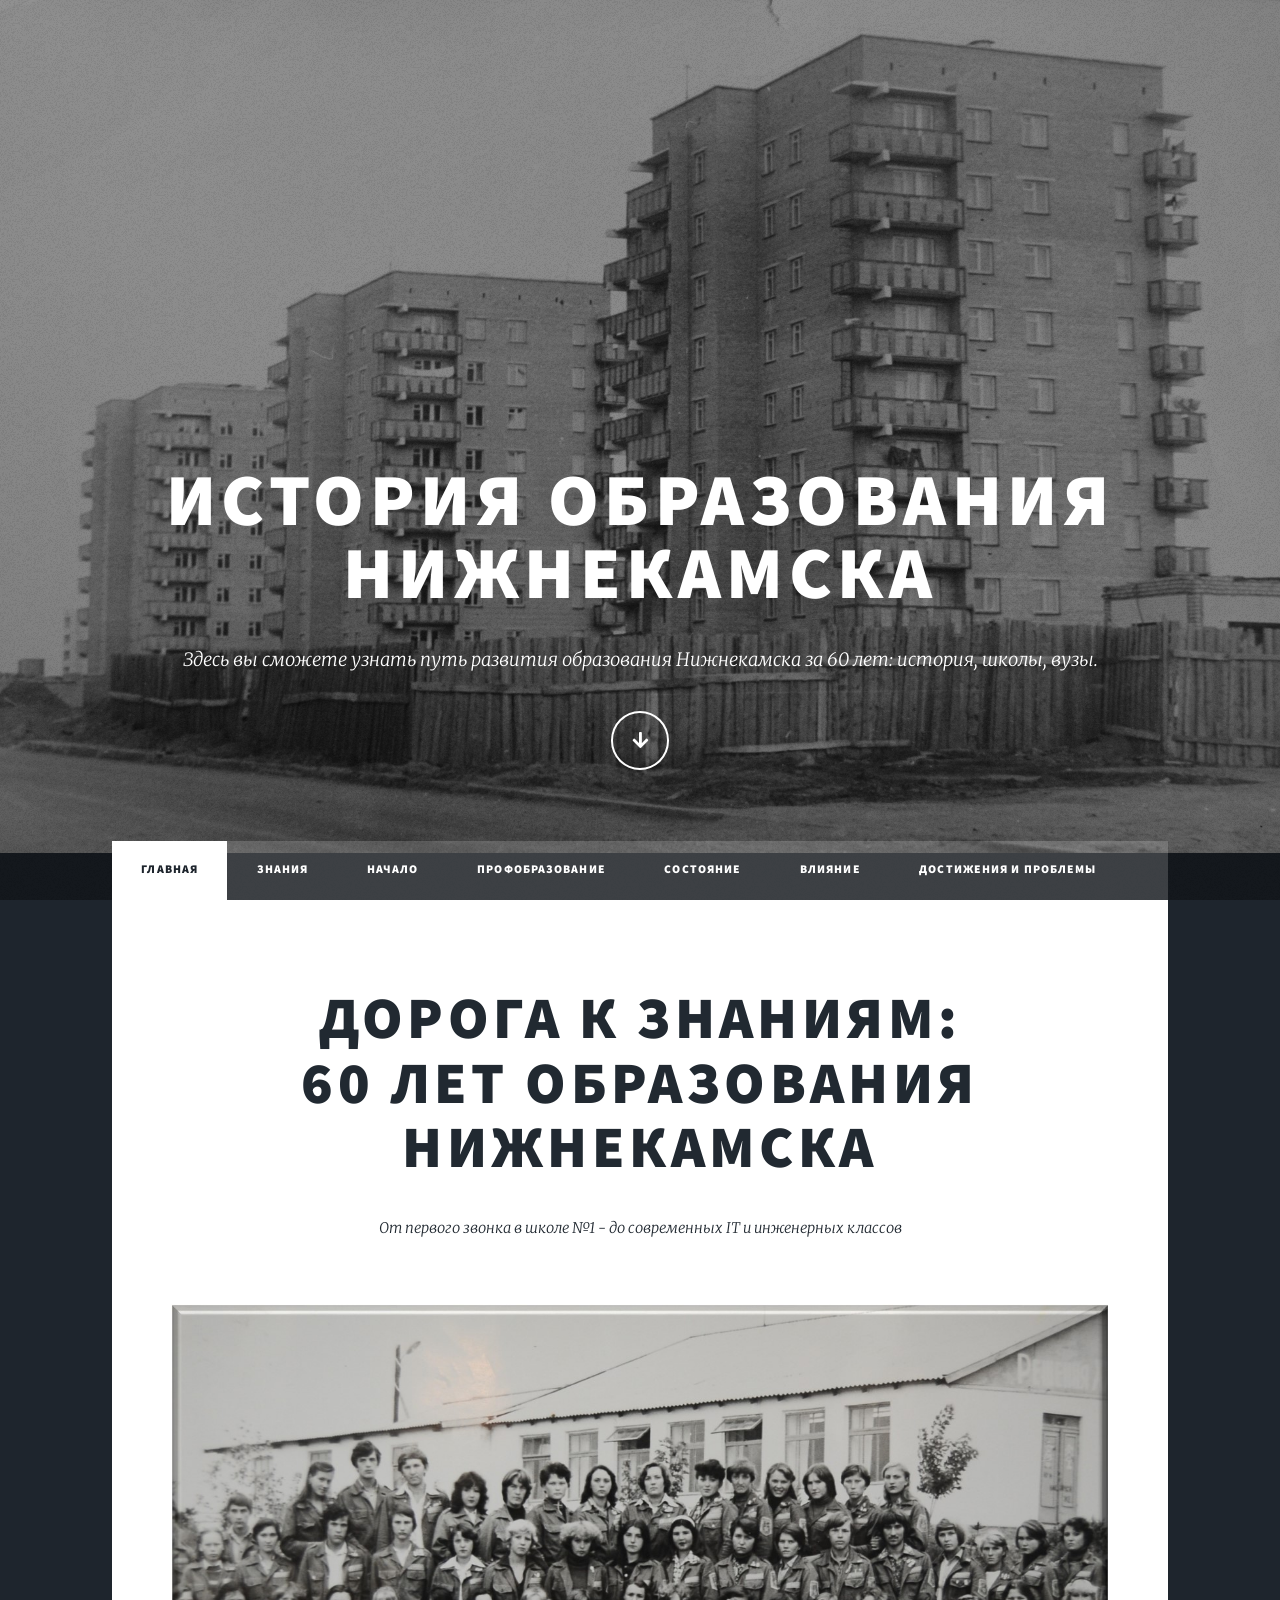
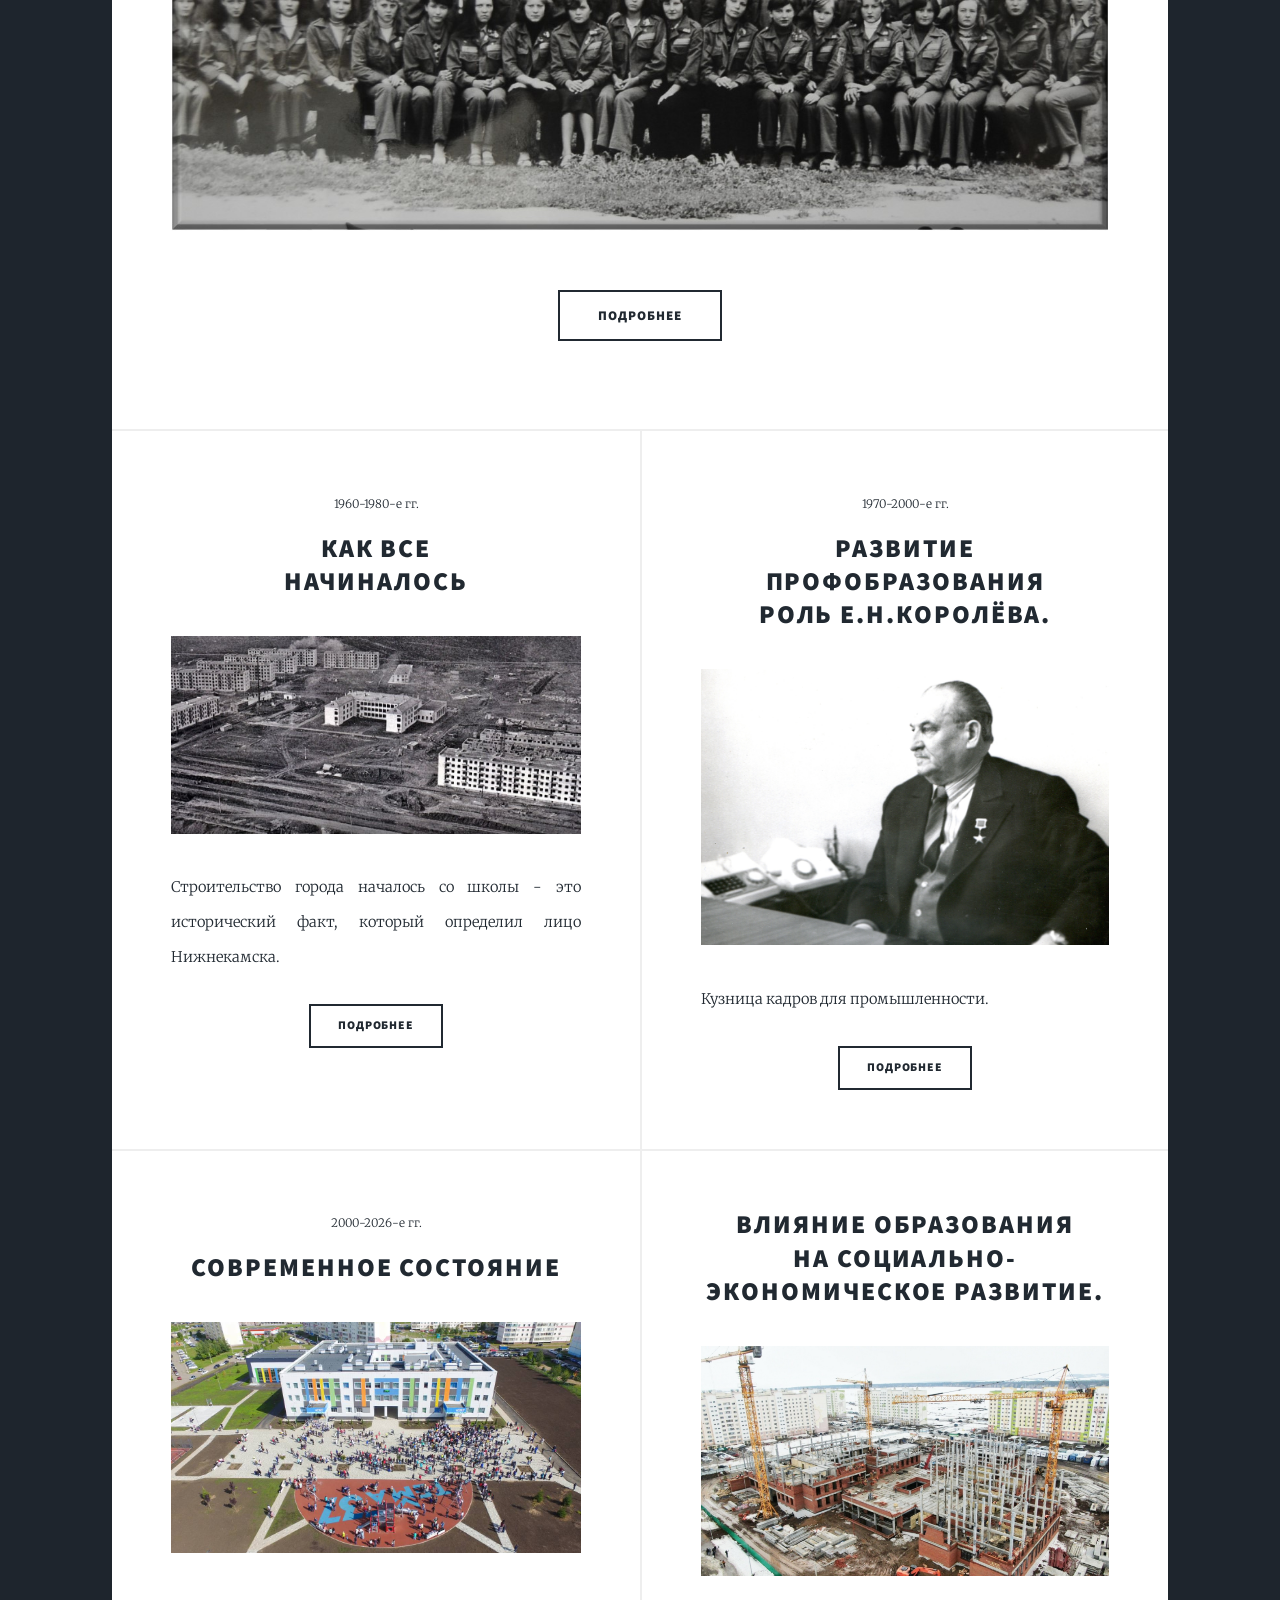
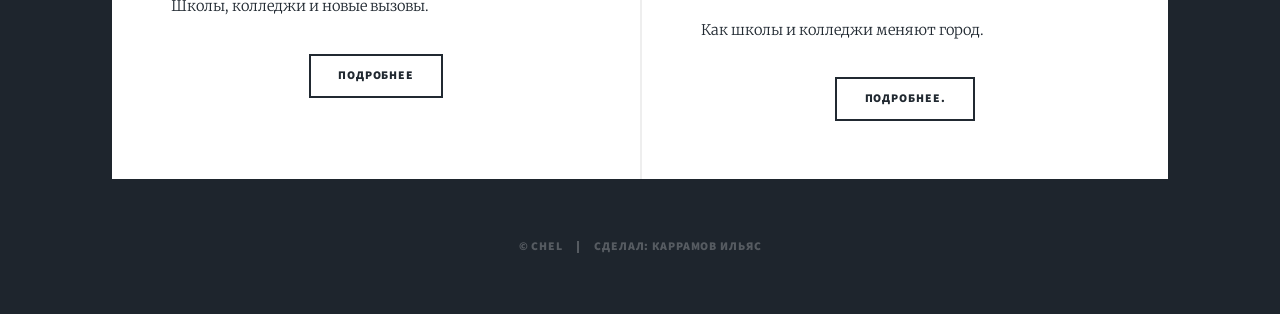
<file: index.html>
<!DOCTYPE HTML>
<html>
	<head>
		<link rel="icon" type="image/x-icon" href="images/book.ico" />
		<title>История образования Нижнекамска</title>
		<meta charset="utf-8" />
		<meta name="viewport" content="width=device-width, initial-scale=1, user-scalable=no" />
		<link rel="stylesheet" href="assets/css/main.css" />
		<noscript><link rel="stylesheet" href="assets/css/noscript.css" /></noscript>
	</head>
	<body class="is-preload">

		<!-- Wrapper -->
			<div id="wrapper" class="fade-in">

				<!-- Intro -->
					<div id="intro">
						<h1>История образования Нижнекамска</h1>
						<p>Здесь вы сможете узнать путь развития образования Нижнекамска за 60 лет: история, школы, вузы.</p>
						<ul class="actions">
							<li><a href="#header" class="button icon solid solo fa-arrow-down scrolly">Continue</a></li>
						</ul>
					</div>

				<!-- Header -->
					<header id="header">
						<a href="index.html" class="logo">На главную</a>
					</header>

				<!-- Nav -->
					<nav id="nav">
						<ul class="links">
							<li class="active"><a href="index.html">Главная</a></li>
							<li><a href="1.html">Знания</a></li>
							<li><a href="2.html">Начало</a></li>
							<li><a href="3.html">Профобразование</a></li>
							<li><a href="4.html">Состояние</a></li>
							<li><a href="5.html">Влияние</a></li>
							<li><a href="6.html">Достижения и Проблемы</a></li>
						</ul>
					</nav>

				<!-- Main -->
					<div id="main">

						<!-- Страница 1 -->
							<article class="post featured">
								<header class="major">
									<h2><a href="1.html">Дорога к знаниям:<br />
									60 лет образования Нижнекамска</a></h2>
									<p>От первого звонка в школе №1 - до современных IT и инженерных классов</p>
								</header>
								<div class="image main"><img src="images/pic01.jpg" alt="" /></div>
								<ul class="actions special">
									<li><a href="1.html" class="button large">Подробнее</a></li>
								</ul>
							</article>

						<!-- Posts -->
							<section class="posts">
								<!--Cтраница 2 -->
								<article>
									<header>
										<span class="date">1960-1980-е гг.</span>
										<h2><a href="2.html">Как все<br />
											 начиналось</a></h2>
									</header>
									<div class="image fit"><img src="images/pic02.jpg" alt="" /></div>
									<p>Строительство города началось со школы - это исторический факт, который определил лицо Нижнекамска.</p>
									<ul class="actions special">
										<li><a href="2.html" class="button">Подробнее</a></li>
									</ul>
								</article>
								<!--Cтраница 3 -->
								<article>
									<header>
										<span class="date">1970-2000-е гг.</span>
										<h2><a href="3.html">Развитие профобразования<br />
										роль Е.Н.Королёва.</a></h2>
									</header>
									<div class="image fit"><img src="images/pic03.jpg" alt="" /></div>
									<p>Кузница кадров для промышленности.</p>
									<ul class="actions special">
										<li><a href="3.html" class="button">Подробнее</a></li>
									</ul>
								</article>
								<!--Cтраница 4 -->
								<article>
									<header>
										<span class="date">2000-2026-е гг.</span>
										<h2><a href="4.html">Современное состояние</a></h2>
									</header>
									<div class="image fit"><img src="images/pic04.jpg" alt="" /></div>
									<p>Школы, колледжи и новые вызовы.</p>
									<ul class="actions special">
										<li><a href="4.html" class="button">Подробнее</a></li>
									</ul>
								</article>
								<!--Cтраница 5 -->
								<article>
									<header>
										<h2><a href="5.html">Влияние образования<br />
										 на социально-экономическое развитие.</a></h2>
									</header>
									<div class="image fit"><img src="images/pic05.jpg" alt="" /></div>
									<p>Как школы и колледжи меняют город.</p>
									<ul class="actions special">
										<li><a href="5.html" class="button">Подробнее.</a></li>
									</ul>
								</article>
							</section>
					</div>
				<!-- Copyright -->
					<div id="copyright">
						<ul><li>&copy; chel</li><li>Сделал: Каррамов Ильяс</li></ul>
					</div>

			</div>

		<!-- Scripts -->
			<script src="assets/js/jquery.min.js"></script>
			<script src="assets/js/jquery.scrollex.min.js"></script>
			<script src="assets/js/jquery.scrolly.min.js"></script>
			<script src="assets/js/browser.min.js"></script>
			<script src="assets/js/breakpoints.min.js"></script>
			<script src="assets/js/util.js"></script>
			<script src="assets/js/main.js"></script>

	</body>
</html>
</file>
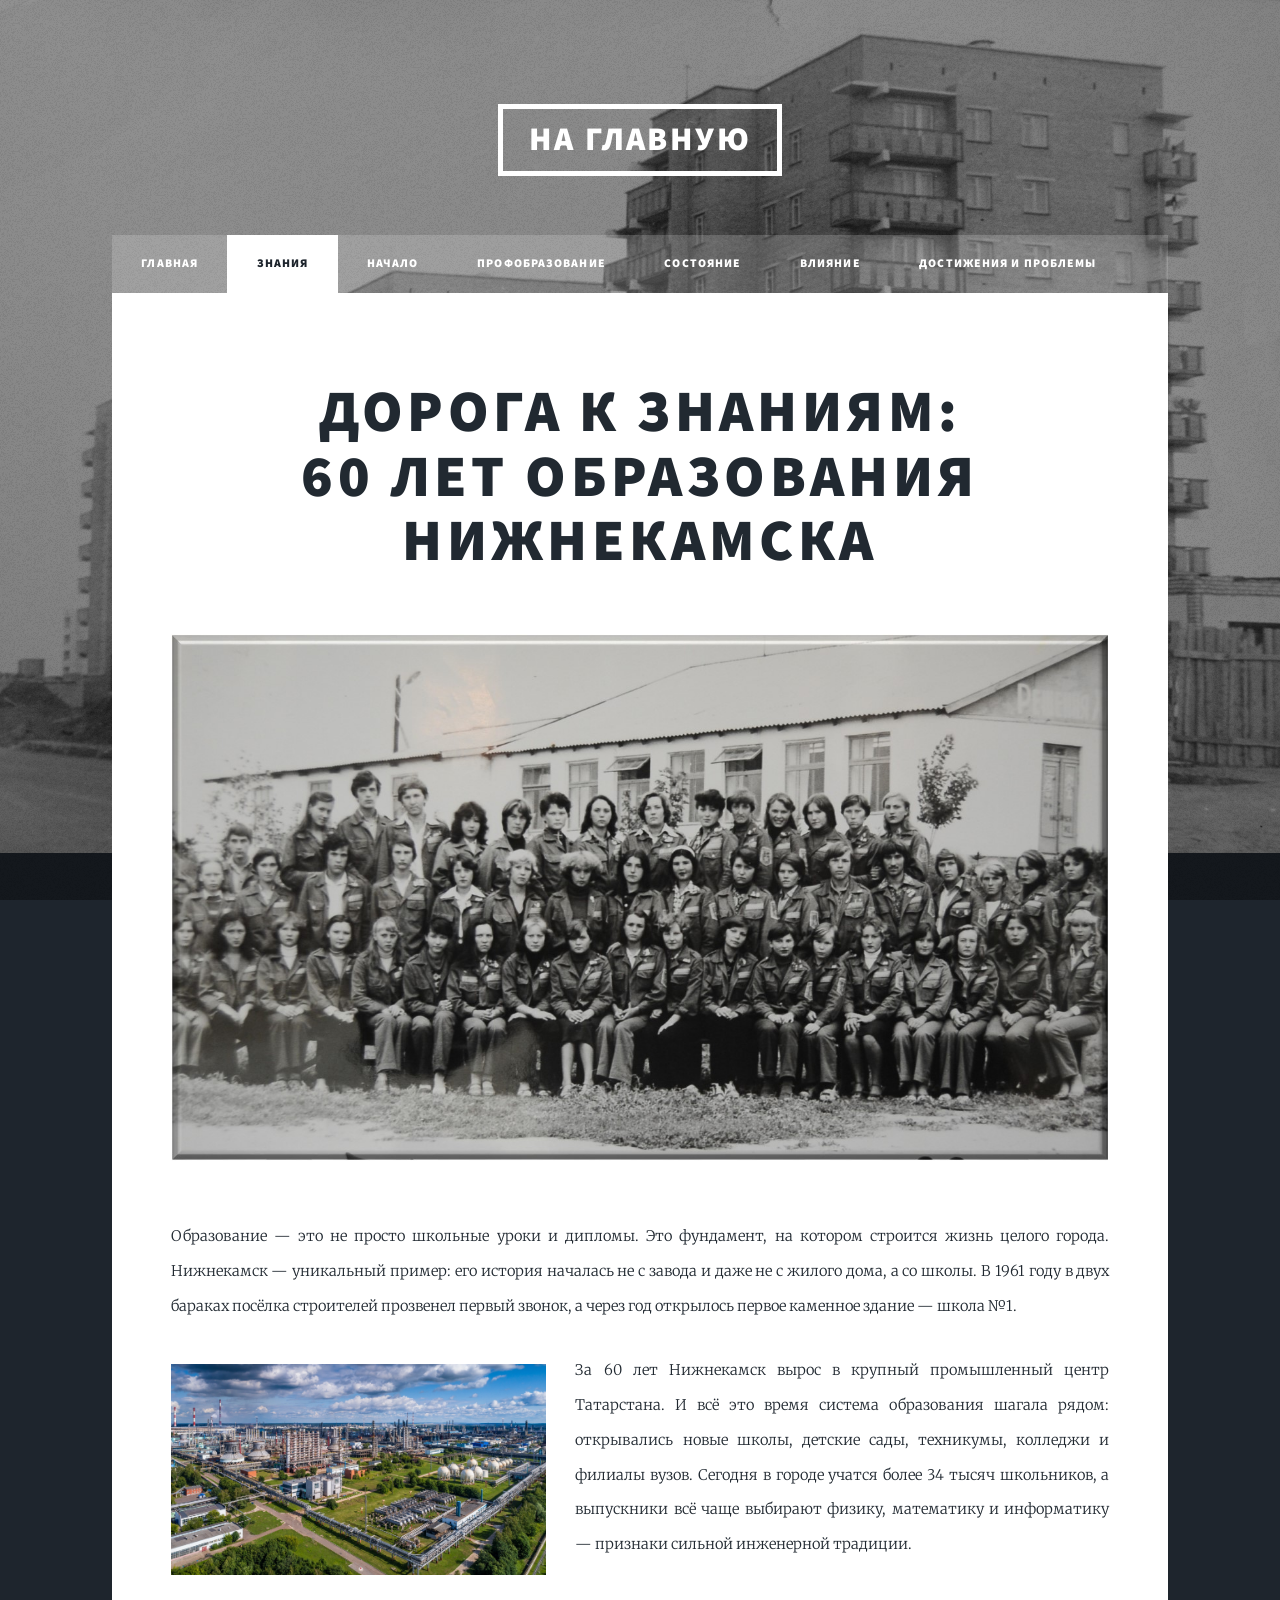
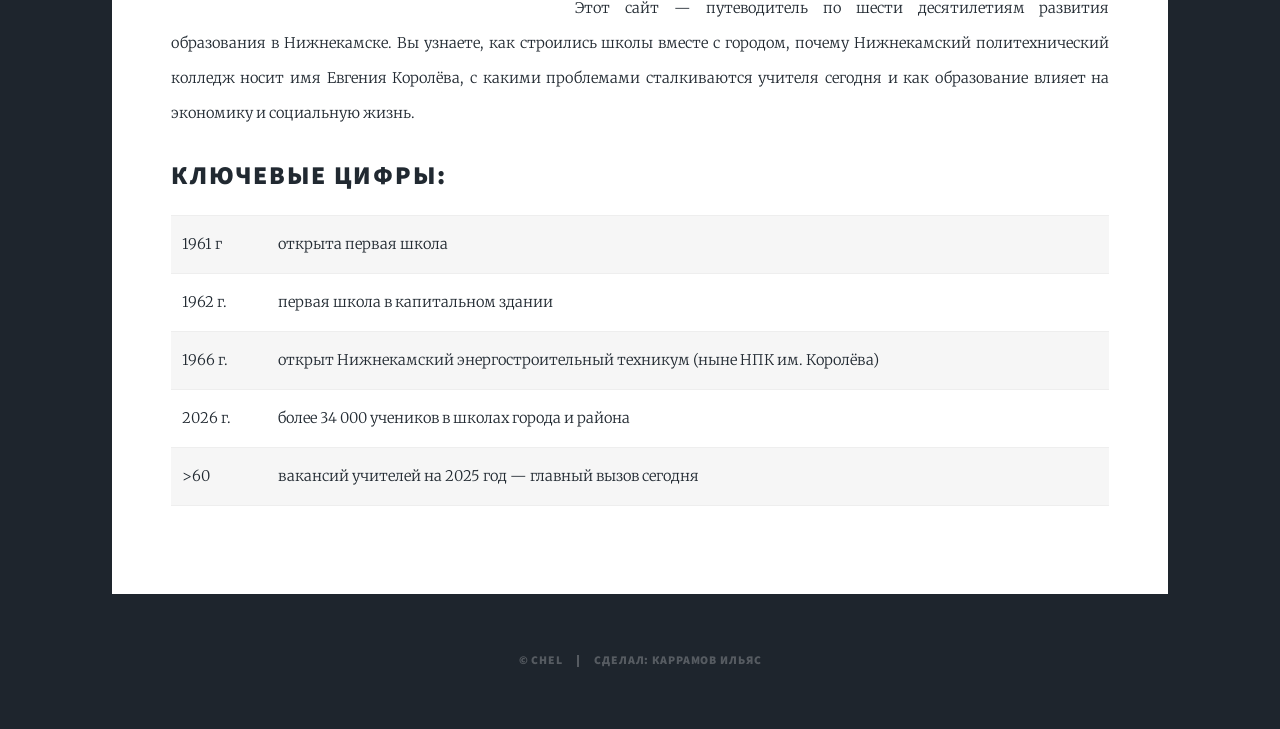
<file: 1.html>
<!DOCTYPE HTML>
<html>
	<head>
		<link rel="icon" type="image/x-icon" href="images/book.ico" />
		<title>Дорога к знаниям: 60 лет образования Нижнекамска</title>
		<meta charset="utf-8" />
		<meta name="viewport" content="width=device-width, initial-scale=1, user-scalable=no" />
		<link rel="stylesheet" href="assets/css/main.css" />
		<noscript><link rel="stylesheet" href="assets/css/noscript.css" /></noscript>
	</head>
	<body class="is-preload">

		<!-- Wrapper -->
			<div id="wrapper">

				<!-- Header -->
					<header id="header">
						<a href="index.html" class="logo">На главную</a>
					</header>

				<!-- Nav -->
					<nav id="nav">
						<ul class="links">
							<li><a href="index.html">Главная</a></li>
							<li class="active"><a href="1.html">Знания</a></li>
							<li><a href="2.html">Начало</a></li>
							<li><a href="3.html">Профобразование</a></li>
							<li><a href="4.html">Состояние</a></li>
							<li><a href="5.html">Влияние</a></li>
							<li><a href="6.html">Достижения и Проблемы</a></li>
						</ul>
					</nav>

				<!-- Main -->
					<div id="main">

						<!-- Post -->
							<section class="post">
								<header class="major">
									<h1>Дорога к знаниям:<br />
									60 лет образования Нижнекамска</h1>
								</header>
								<div class="image main"><img src="images/pic01.jpg" alt="" /></div>
								<p>Образование — это не просто школьные уроки и дипломы. Это фундамент, на котором строится жизнь целого города. Нижнекамск — уникальный пример: его история началась не с завода и даже не с жилого дома, а со школы. В 1961 году в двух бараках посёлка строителей прозвенел первый звонок, а через год открылось первое каменное здание — школа №1.</p>
								<p><span class="image left"><img src="images/pic06.jpg" alt="" /></span>За 60 лет Нижнекамск вырос в крупный промышленный центр Татарстана. И всё это время система образования шагала рядом: открывались новые школы, детские сады, техникумы, колледжи и филиалы вузов. Сегодня в городе учатся более 34 тысяч школьников, а выпускники всё чаще выбирают физику, математику и информатику — признаки сильной инженерной традиции.</p>
								<p>Этот сайт — путеводитель по шести десятилетиям развития образования в Нижнекамске. Вы узнаете, как строились школы вместе с городом, почему Нижнекамский политехнический колледж носит имя Евгения Королёва, с какими проблемами сталкиваются учителя сегодня и как образование влияет на экономику и социальную жизнь.</p>
								<!-- Table -->
									<h2>Ключевые цифры:</h2>
									<div class="table-wrapper">
										<table>
											<tbody>
												<tr>
													<td>1961 г</td>
													<td>открыта первая школа</td>
												</tr>
												<tr>
													<td>1962 г.</td>
													<td>первая школа в капитальном здании</td>
												</tr>
												<tr>
													<td>1966 г.</td>
													<td>открыт Нижнекамский энергостроительный техникум (ныне НПК им. Королёва)</td>
												</tr>
												<tr>
													<td>2026 г.</td>
													<td>более 34 000 учеников в школах города и района</td>
												</tr>
												<tr>
													<td>>60</td>
													<td>вакансий учителей на 2025 год — главный вызов сегодня</td>
												</tr>
											</tbody>
										</table>
							</section>

					</div>

				<!-- Copyright -->
					<div id="copyright">
						<ul><li>&copy; chel</li><li>Сделал: Каррамов Ильяс</li></ul>
					</div>

			</div>

		<!-- Scripts -->
			<script src="assets/js/jquery.min.js"></script>
			<script src="assets/js/jquery.scrollex.min.js"></script>
			<script src="assets/js/jquery.scrolly.min.js"></script>
			<script src="assets/js/browser.min.js"></script>
			<script src="assets/js/breakpoints.min.js"></script>
			<script src="assets/js/util.js"></script>
			<script src="assets/js/main.js"></script>

	</body>
</html>
</file>
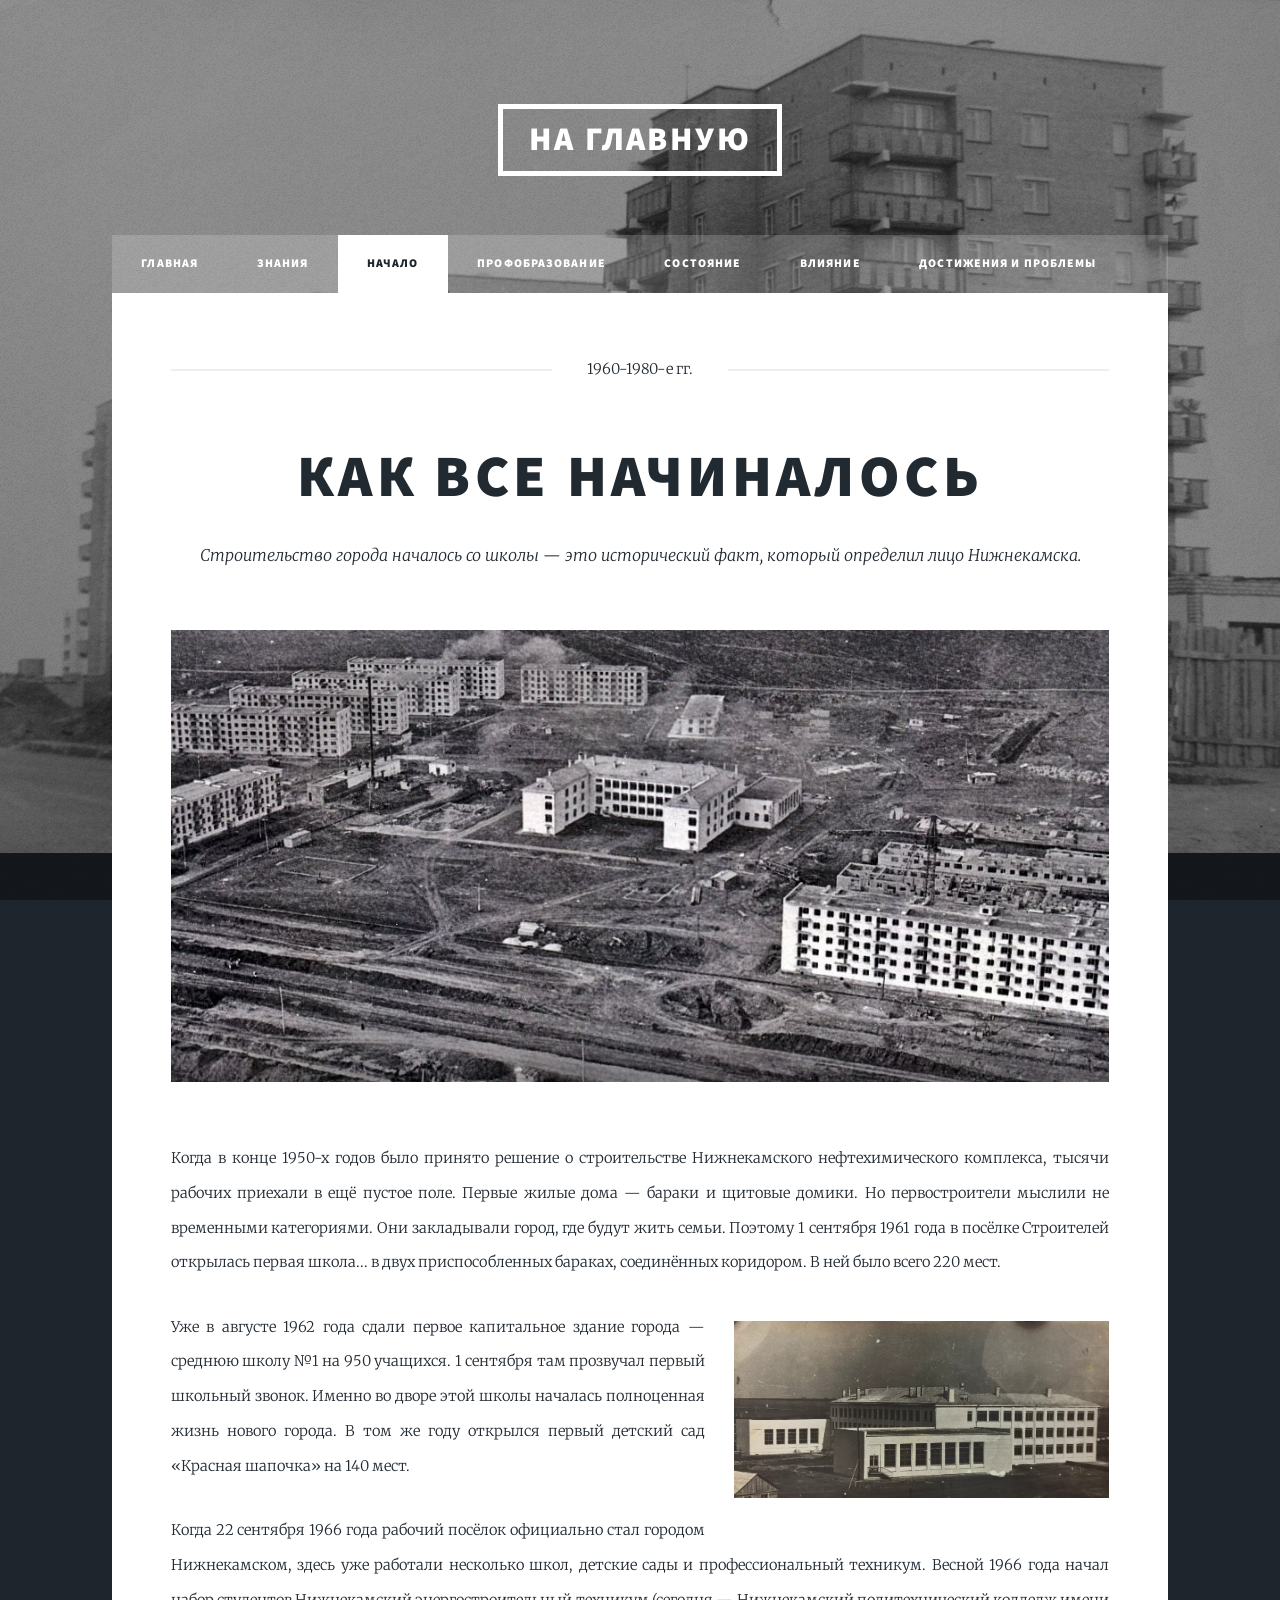
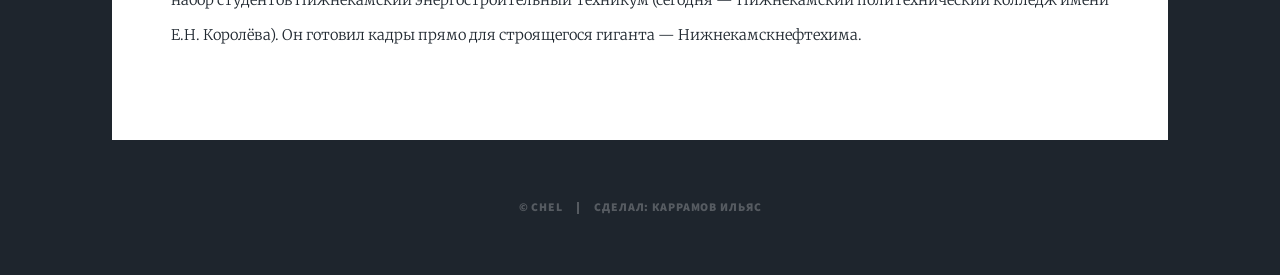
<file: 2.html>
<!DOCTYPE HTML>
<html>
	<head>
		<link rel="icon" type="image/x-icon" href="images/book.ico" />
		<title>Как все начиналось</title>
		<meta charset="utf-8" />
		<meta name="viewport" content="width=device-width, initial-scale=1, user-scalable=no" />
		<link rel="stylesheet" href="assets/css/main.css" />
		<noscript><link rel="stylesheet" href="assets/css/noscript.css" /></noscript>
	</head>
	<body class="is-preload">

		<!-- Wrapper -->
			<div id="wrapper">

				<!-- Header -->
					<header id="header">
						<a href="index.html" class="logo">На главную</a>
					</header>

				<!-- Nav -->
					<nav id="nav">
						<ul class="links">
							<li><a href="index.html">Главная</a></li>
							<li><a href="1.html">Знания</a></li>
							<li class="active"><a href="2.html">Начало</a></li>
							<li><a href="3.html">Профобразование</a></li>
							<li><a href="4.html">Состояние</a></li>
							<li><a href="5.html">Влияние</a></li>
							<li><a href="6.html">Достижения и Проблемы</a></li>
						</ul>
					</nav>

				<!-- Main -->
					<div id="main">

						<!-- Post -->
							<section class="post">
								<header class="major">
									<span class="date">1960-1980-е гг.</span>
									<h1>Как все начиналось</h1>
									<p>Строительство города началось со школы — это исторический факт, который определил лицо Нижнекамска.</p>
								</header>
								<div class="image main"><img src="images/pic02.jpg" alt="" /></div>
								<p>Когда в конце 1950-х годов было принято решение о строительстве Нижнекамского нефтехимического комплекса, тысячи рабочих приехали в ещё пустое поле. Первые жилые дома — бараки и щитовые домики. Но первостроители мыслили не временными категориями. Они закладывали город, где будут жить семьи. Поэтому 1 сентября 1961 года в посёлке Строителей открылась первая школа... в двух приспособленных бараках, соединённых коридором. В ней было всего 220 мест.</p>
								<p><span class="image right"><img src="images/pic07.jpg" alt="" /></span>Уже в августе 1962 года сдали первое капитальное здание города — среднюю школу №1 на 950 учащихся. 1 сентября там прозвучал первый школьный звонок. Именно во дворе этой школы началась полноценная жизнь нового города. В том же году открылся первый детский сад «Красная шапочка» на 140 мест.</p>
								<p>Когда 22 сентября 1966 года рабочий посёлок официально стал городом Нижнекамском, здесь уже работали несколько школ, детские сады и профессиональный техникум. Весной 1966 года начал набор студентов Нижнекамский энергостроительный техникум (сегодня — Нижнекамский политехнический колледж имени Е.Н. Королёва). Он готовил кадры прямо для строящегося гиганта — Нижнекамскнефтехима.</p>
							</section>

					</div>

				<!-- Copyright -->
					<div id="copyright">
						<ul><li>&copy; chel</li><li>Сделал: Каррамов Ильяс</li></ul>
					</div>

			</div>

		<!-- Scripts -->
			<script src="assets/js/jquery.min.js"></script>
			<script src="assets/js/jquery.scrollex.min.js"></script>
			<script src="assets/js/jquery.scrolly.min.js"></script>
			<script src="assets/js/browser.min.js"></script>
			<script src="assets/js/breakpoints.min.js"></script>
			<script src="assets/js/util.js"></script>
			<script src="assets/js/main.js"></script>

	</body>
</html>
</file>
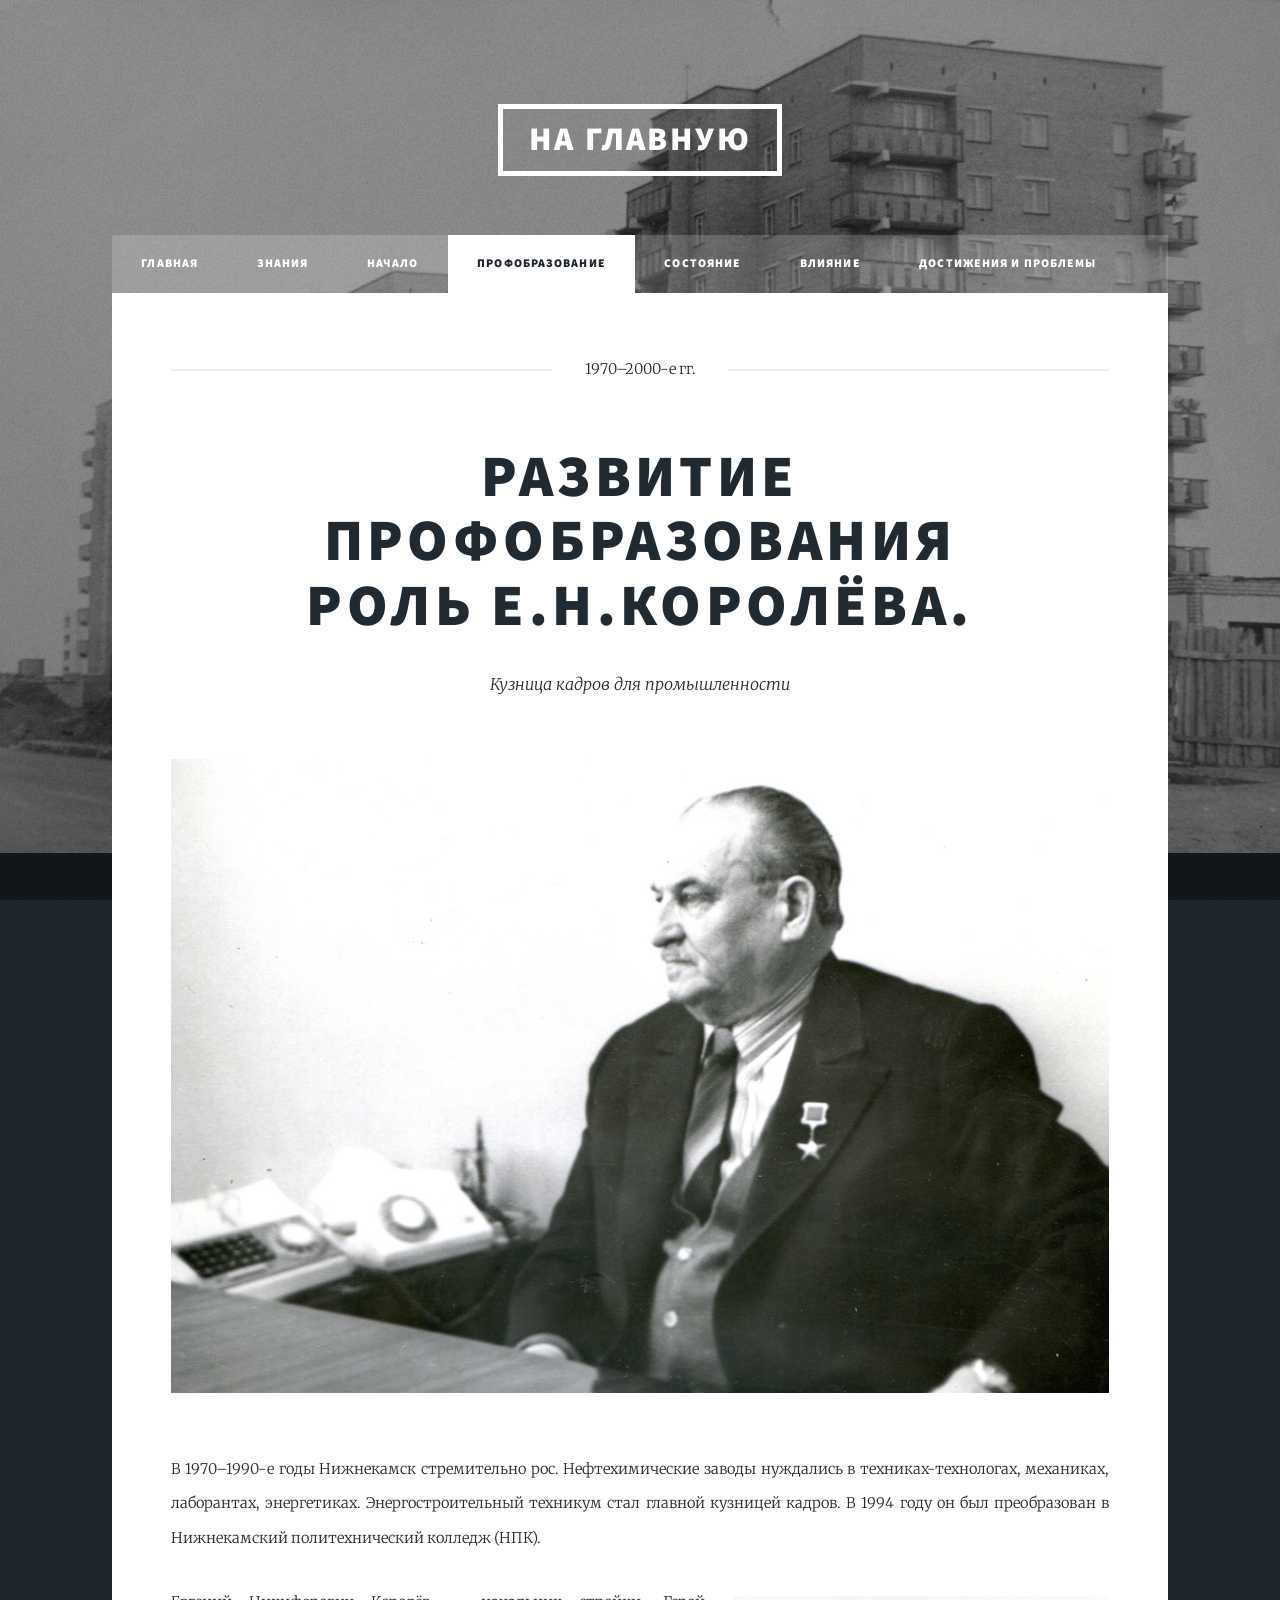
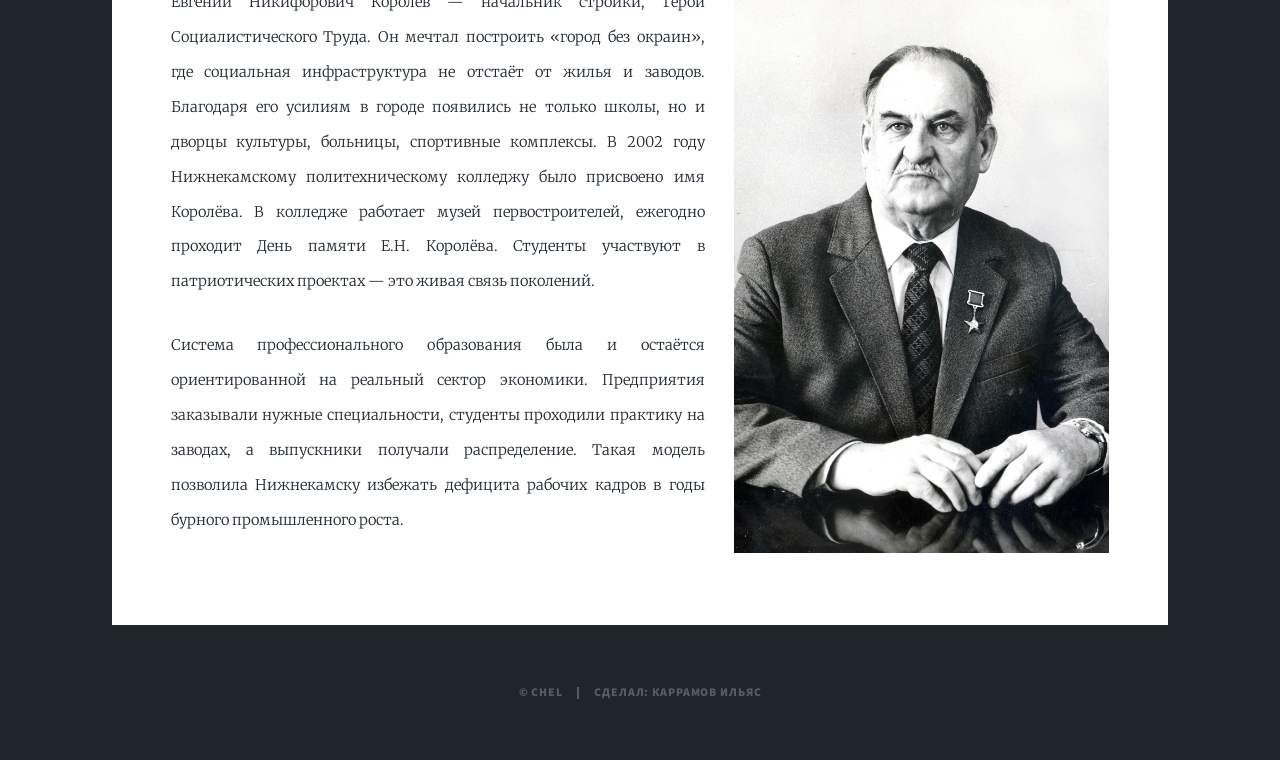
<file: 3.html>
<!DOCTYPE HTML>
<html>
	<head>
		<link rel="icon" type="image/x-icon" href="images/book.ico" />
		<title>Развитие профобразования роль Е.Н.Королёва.</title>
		<meta charset="utf-8" />
		<meta name="viewport" content="width=device-width, initial-scale=1, user-scalable=no" />
		<link rel="stylesheet" href="assets/css/main.css" />
		<noscript><link rel="stylesheet" href="assets/css/noscript.css" /></noscript>
	</head>
	<body class="is-preload">

		<!-- Wrapper -->
			<div id="wrapper">

				<!-- Header -->
					<header id="header">
						<a href="index.html" class="logo">На главную</a>
					</header>

				<!-- Nav -->
					<nav id="nav">
						<ul class="links">
							<li><a href="index.html">Главная</a></li>
							<li><a href="1.html">Знания</a></li>
							<li><a href="2.html">Начало</a></li>
							<li class="active"><a href="3.html">Профобразование</a></li>
							<li><a href="4.html">Состояние</a></li>
							<li><a href="5.html">Влияние</a></li>
							<li><a href="6.html">Достижения и Проблемы</a></li>
						</ul>
					</nav>

				<!-- Main -->
					<div id="main">

						<!-- Post -->
							<section class="post">
								<header class="major">
									<span class="date">1970–2000-е гг.</span>
									<h1>Развитие профобразования<br />
									роль Е.Н.Королёва.</h1>
									<p>Кузница кадров для промышленности</p>
								</header>
										<div class="image main"><img src="images/pic03.jpg" alt="" /></div>
										<p>В 1970–1990-е годы Нижнекамск стремительно рос. Нефтехимические заводы нуждались в техниках-технологах, механиках, лаборантах, энергетиках. Энергостроительный техникум стал главной кузницей кадров. В 1994 году он был преобразован в Нижнекамский политехнический колледж (НПК).</p>
										<span class="image right"><img src="images/pic08.jpg" alt="" /></span><p>Евгений Никифорович Королёв — начальник стройки, Герой Социалистического Труда. Он мечтал построить «город без окраин», где социальная инфраструктура не отстаёт от жилья и заводов. Благодаря его усилиям в городе появились не только школы, но и дворцы культуры, больницы, спортивные комплексы. В 2002 году Нижнекамскому политехническому колледжу было присвоено имя Королёва. В колледже работает музей первостроителей, ежегодно проходит День памяти Е.Н. Королёва. Студенты участвуют в патриотических проектах — это живая связь поколений.</p>
										<p>Система профессионального образования была и остаётся ориентированной на реальный сектор экономики. Предприятия заказывали нужные специальности, студенты проходили практику на заводах, а выпускники получали распределение. Такая модель позволила Нижнекамску избежать дефицита рабочих кадров в годы бурного промышленного роста.</p>
							</section>

					</div>

				<!-- Copyright -->
					<div id="copyright">
						<ul><li>&copy; chel</li><li>Сделал: Каррамов Ильяс</li></ul>
					</div>

			</div>

		<!-- Scripts -->
			<script src="assets/js/jquery.min.js"></script>
			<script src="assets/js/jquery.scrollex.min.js"></script>
			<script src="assets/js/jquery.scrolly.min.js"></script>
			<script src="assets/js/browser.min.js"></script>
			<script src="assets/js/breakpoints.min.js"></script>
			<script src="assets/js/util.js"></script>
			<script src="assets/js/main.js"></script>

	</body>
</html>
</file>
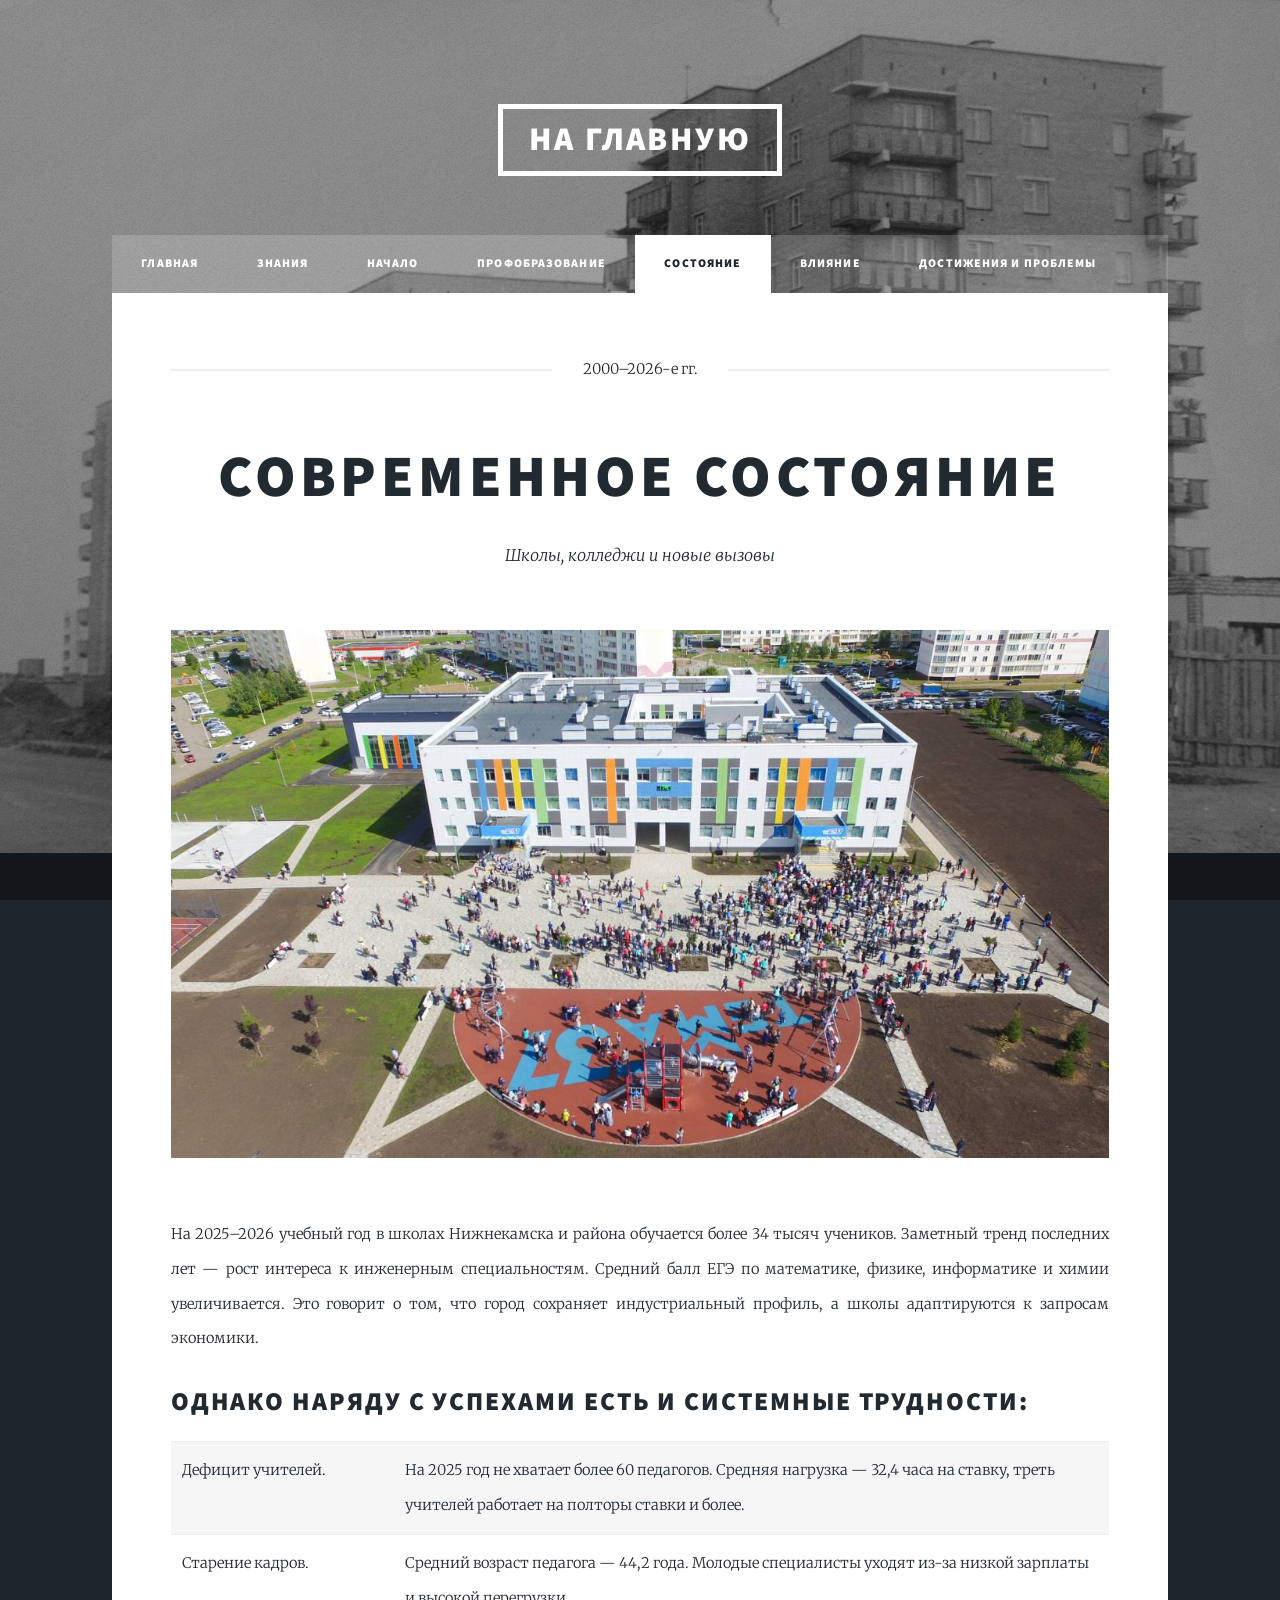
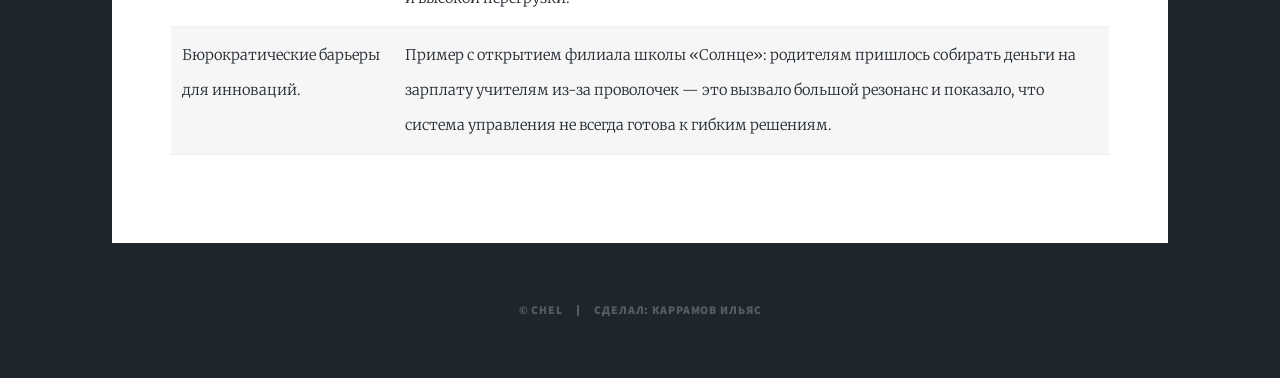
<file: 4.html>
<!DOCTYPE HTML>
<html>
	<head>
		<link rel="icon" type="image/x-icon" href="images/book.ico" />
		<title>Современное состояние</title>
		<meta charset="utf-8" />
		<meta name="viewport" content="width=device-width, initial-scale=1, user-scalable=no" />
		<link rel="stylesheet" href="assets/css/main.css" />
		<noscript><link rel="stylesheet" href="assets/css/noscript.css" /></noscript>
	</head>
	<body class="is-preload">

		<!-- Wrapper -->
			<div id="wrapper">

				<!-- Header -->
					<header id="header">
						<a href="index.html" class="logo">На главную</a>
					</header>

				<!-- Nav -->
					<nav id="nav">
						<ul class="links">
							<li><a href="index.html">Главная</a></li>
							<li><a href="1.html">Знания</a></li>
							<li><a href="2.html">Начало</a></li>
							<li><a href="3.html">Профобразование</a></li>
							<li class="active"><a href="4.html">Состояние</a></li>
							<li><a href="5.html">Влияние</a></li>
							<li><a href="6.html">Достижения и Проблемы</a></li>
						</ul>
					</nav>

				<!-- Main -->
					<div id="main">

						<!-- Post -->
							<section class="post">
								<header class="major">
									<span class="date">2000–2026-е гг.</span>
									<h1>Современное состояние</h1>
									<p>Школы, колледжи и новые вызовы</p>
								</header>
								<div class="image main"><img src="images/pic04.jpg" alt="" /></div>
								<p>На 2025–2026 учебный год в школах Нижнекамска и района обучается более 34 тысяч учеников. Заметный тренд последних лет — рост интереса к инженерным специальностям. Средний балл ЕГЭ по математике, физике, информатике и химии увеличивается. Это говорит о том, что город сохраняет индустриальный профиль, а школы адаптируются к запросам экономики.</p>
								<!-- Table -->
									<h2>Однако наряду с успехами есть и системные трудности:</h2>
									<div class="table-wrapper">
										<table>
											<tbody>
												<tr>
													<td>Дефицит учителей.</td>
													<td>На 2025 год не хватает более 60 педагогов. Средняя нагрузка — 32,4 часа на ставку, треть учителей работает на полторы ставки и более.</td>
												</tr>
												<tr>
													<td>Старение кадров.</td>
													<td>Средний возраст педагога — 44,2 года. Молодые специалисты уходят из-за низкой зарплаты и высокой перегрузки.</td>
												</tr>
												<tr>
													<td>Бюрократические барьеры для инноваций.</td>
													<td>Пример с открытием филиала школы «Солнце»: родителям пришлось собирать деньги на зарплату учителям из-за проволочек — это вызвало большой резонанс и показало, что система управления не всегда готова к гибким решениям.</td>
												</tr>
											</tbody>
										</table>
									</div>
								</section>
							</section>

					</div>

				<!-- Copyright -->
					<div id="copyright">
						<ul><li>&copy; chel</li><li>Сделал: Каррамов Ильяс</li></ul>
					</div>

			</div>

		<!-- Scripts -->
			<script src="assets/js/jquery.min.js"></script>
			<script src="assets/js/jquery.scrollex.min.js"></script>
			<script src="assets/js/jquery.scrolly.min.js"></script>
			<script src="assets/js/browser.min.js"></script>
			<script src="assets/js/breakpoints.min.js"></script>
			<script src="assets/js/util.js"></script>
			<script src="assets/js/main.js"></script>

	</body>
</html>
</file>
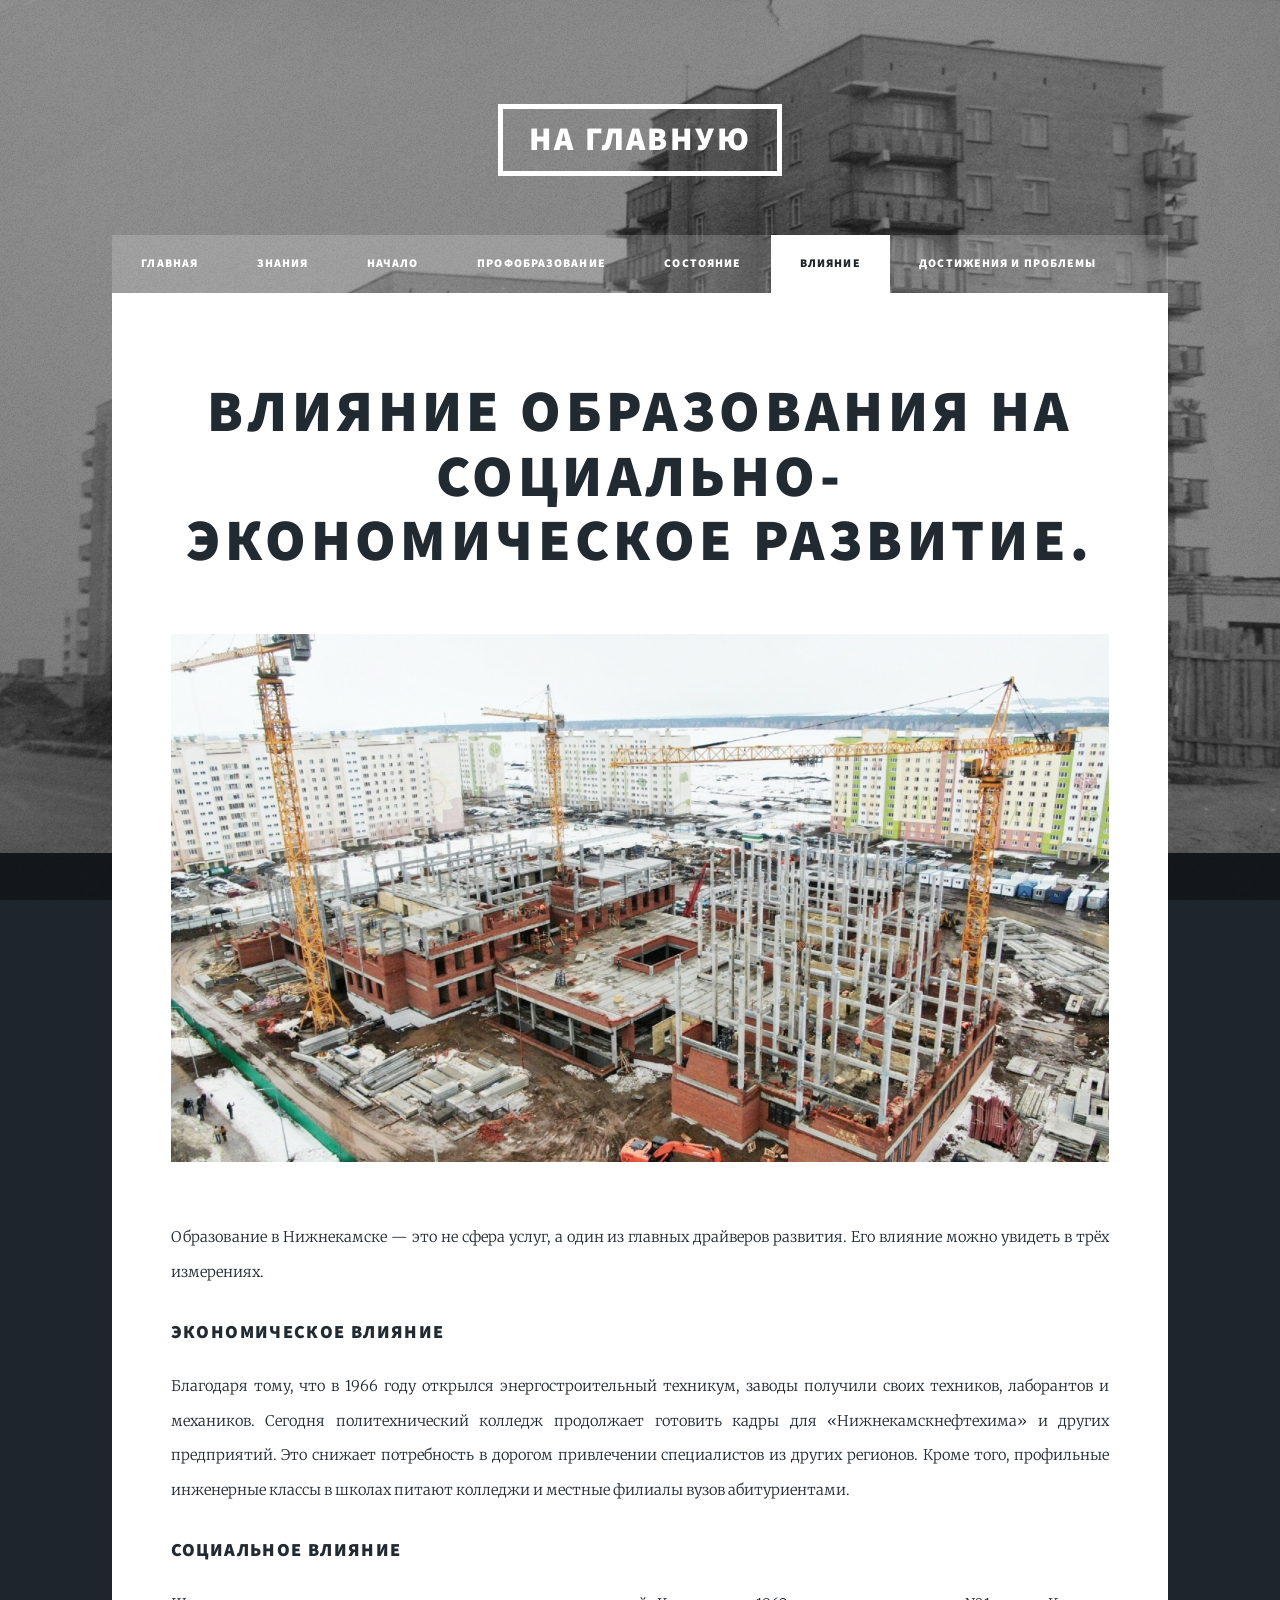
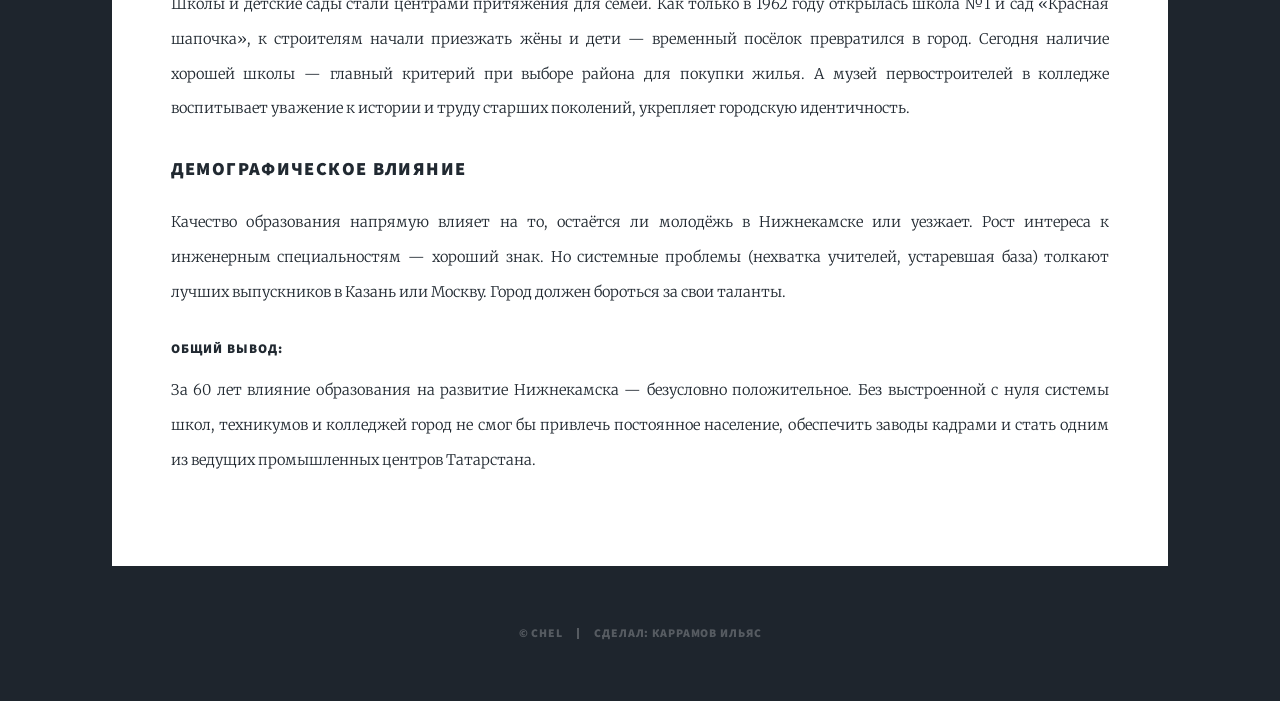
<file: 5.html>
<!DOCTYPE HTML>
<html>
	<head>
		<link rel="icon" type="image/x-icon" href="images/book.ico" />
		<title>Влияние образования на социально-экономическое развитие.</title>
		<meta charset="utf-8" />
		<meta name="viewport" content="width=device-width, initial-scale=1, user-scalable=no" />
		<link rel="stylesheet" href="assets/css/main.css" />
		<noscript><link rel="stylesheet" href="assets/css/noscript.css" /></noscript>
	</head>
	<body class="is-preload">

		<!-- Wrapper -->
			<div id="wrapper">

				<!-- Header -->
					<header id="header">
						<a href="index.html" class="logo">На главную</a>
					</header>

				<!-- Nav -->
					<nav id="nav">
						<ul class="links">
							<li><a href="index.html">Главная</a></li>
							<li><a href="1.html">Знания</a></li>
							<li><a href="2.html">Начало</a></li>
							<li><a href="3.html">Профобразование</a></li>
							<li><a href="4.html">Состояние</a></li>
							<li class="active"><a href="5.html">Влияние</a></li>
							<li><a href="6.html">Достижения и Проблемы</a></li>
						</ul>
					</nav>

				<!-- Main -->
					<div id="main">

						<!-- Post -->
							<section class="post">
								<header class="major">
									<h1>Влияние образования на социально-экономическое развитие.</h1>
								</header>
								<div class="image main"><img src="images/pic05.jpg" alt="" /></div>
								<p>Образование в Нижнекамске — это не сфера услуг, а один из главных драйверов развития. Его влияние можно увидеть в трёх измерениях.</p>
								<h3>Экономическое влияние</h3>
								<p>Благодаря тому, что в 1966 году открылся энергостроительный техникум, заводы получили своих техников, лаборантов и механиков. Сегодня политехнический колледж продолжает готовить кадры для «Нижнекамскнефтехима» и других предприятий. Это снижает потребность в дорогом привлечении специалистов из других регионов. Кроме того, профильные инженерные классы в школах питают колледжи и местные филиалы вузов абитуриентами.</p>
								<h3>Социальное влияние</h3>
								<p>Школы и детские сады стали центрами притяжения для семей. Как только в 1962 году открылась школа №1 и сад «Красная шапочка», к строителям начали приезжать жёны и дети — временный посёлок превратился в город. Сегодня наличие хорошей школы — главный критерий при выборе района для покупки жилья. А музей первостроителей в колледже воспитывает уважение к истории и труду старших поколений, укрепляет городскую идентичность.</p>
								<h3>Демографическое влияние</h3>
								<p>Качество образования напрямую влияет на то, остаётся ли молодёжь в Нижнекамске или уезжает. Рост интереса к инженерным специальностям — хороший знак. Но системные проблемы (нехватка учителей, устаревшая база) толкают лучших выпускников в Казань или Москву. Город должен бороться за свои таланты.</p>
								<h5>Общий вывод:</h5>
								<p>За 60 лет влияние образования на развитие Нижнекамска — безусловно положительное. Без выстроенной с нуля системы школ, техникумов и колледжей город не смог бы привлечь постоянное население, обеспечить заводы кадрами и стать одним из ведущих промышленных центров Татарстана.</p>
							</section>

					</div>

				<!-- Copyright -->
					<div id="copyright">
						<ul><li>&copy; chel</li><li>Сделал: Каррамов Ильяс</li></ul>
					</div>

			</div>

		<!-- Scripts -->
			<script src="assets/js/jquery.min.js"></script>
			<script src="assets/js/jquery.scrollex.min.js"></script>
			<script src="assets/js/jquery.scrolly.min.js"></script>
			<script src="assets/js/browser.min.js"></script>
			<script src="assets/js/breakpoints.min.js"></script>
			<script src="assets/js/util.js"></script>
			<script src="assets/js/main.js"></script>

	</body>
</html>
</file>
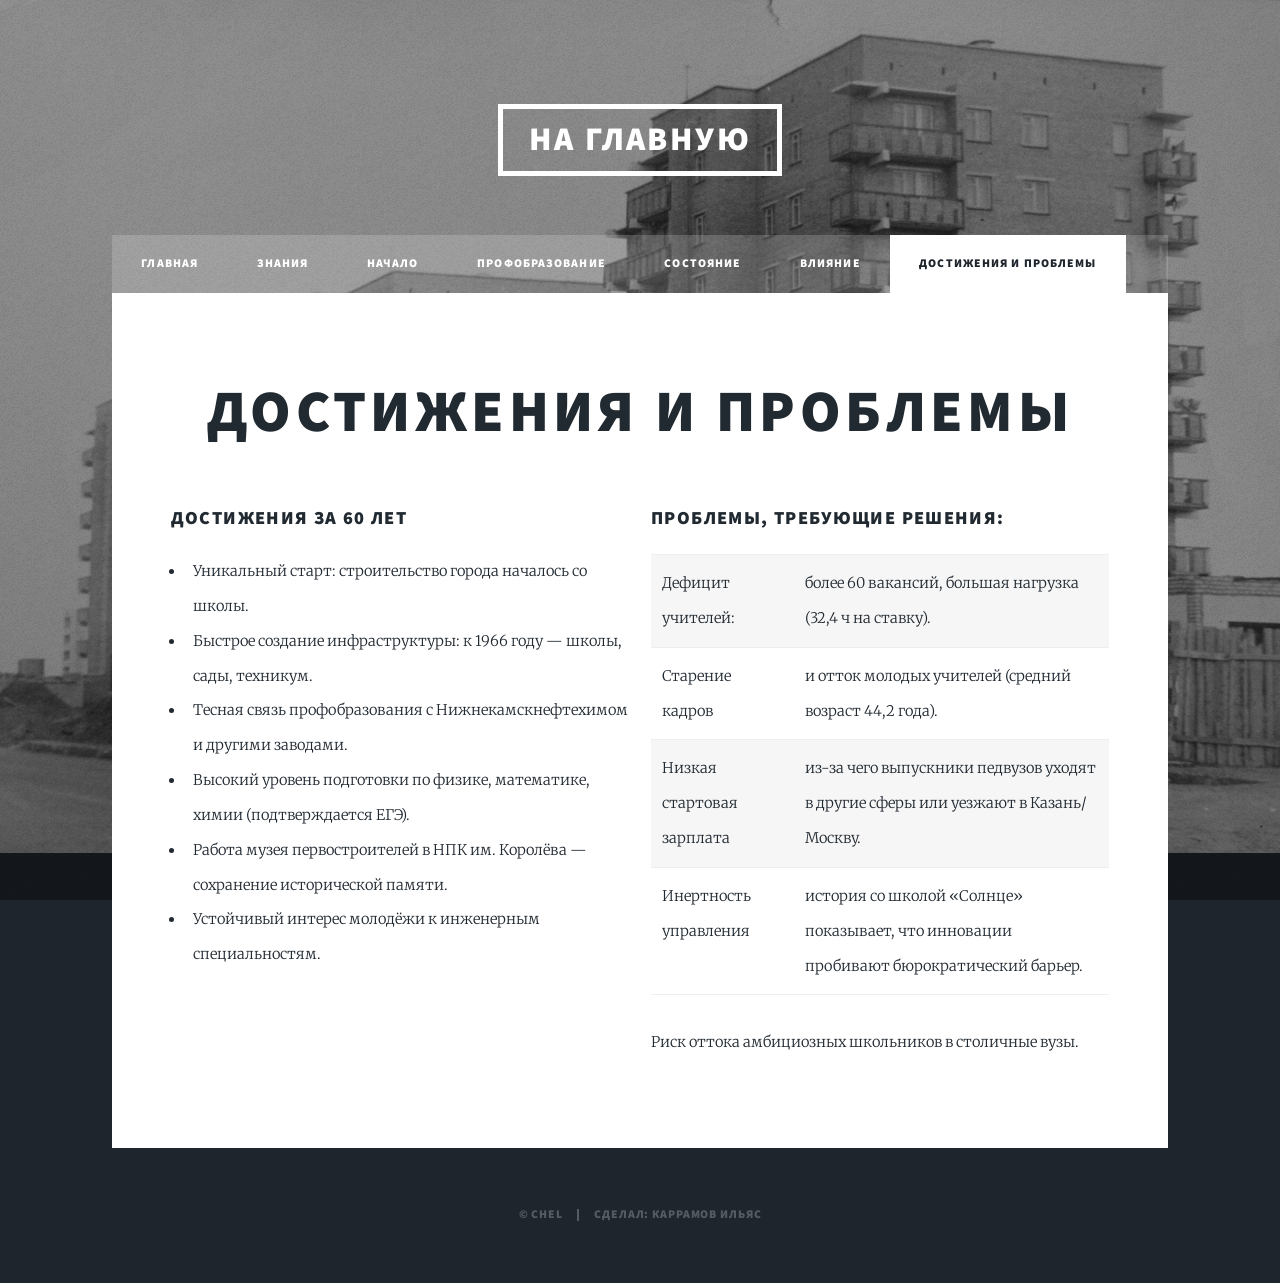
<file: 6.html>
<!DOCTYPE HTML>
<html>
	<head>
		<link rel="icon" type="image/x-icon" href="images/book.ico" />
		<title>Достижения и Проблемы</title>
		<meta charset="utf-8" />
		<meta name="viewport" content="width=device-width, initial-scale=1, user-scalable=no" />
		<link rel="stylesheet" href="assets/css/main.css" />
		<noscript><link rel="stylesheet" href="assets/css/noscript.css" /></noscript>
	</head>
	<body class="is-preload">

		<!-- Wrapper -->
			<div id="wrapper">

				<!-- Header -->
					<header id="header">
						<a href="index.html" class="logo">На главную</a>
					</header>

				<!-- Nav -->
					<nav id="nav">
						<ul class="links">
							<li><a href="index.html">Главная</a></li>
							<li><a href="1.html">Знания</a></li>
							<li><a href="2.html">Начало</a></li>
							<li><a href="3.html">Профобразование</a></li>
							<li><a href="4.html">Состояние</a></li>
							<li><a href="5.html">Влияние</a></li>
							<li class="active"><a href="6.html">Достижения и Проблемы</a></li>
						</ul>
					</nav>

				<!-- Main -->
					<div id="main">

						<!-- Post -->
							<section class="post">
								<header class="major">
									<h1>Достижения и Проблемы</h1>
								</header>
								<!-- List-->
									<div class="row">
										<div class="col-6 col-12-small">

											<h3>Достижения за 60 лет</h3>
											<ul>
												<li>Уникальный старт: строительство города началось со школы.</li>
												<li>Быстрое создание инфраструктуры: к 1966 году — школы, сады, техникум.</li>
												<li>Тесная связь профобразования с Нижнекамскнефтехимом и другими заводами.</li>
												<li>Высокий уровень подготовки по физике, математике, химии (подтверждается ЕГЭ).</li>
												<li>Работа музея первостроителей в НПК им. Королёва — сохранение исторической памяти.</li>
												<li>Устойчивый интерес молодёжи к инженерным специальностям.</li>
											</ul>

										</div>
										<div class="col-6 col-12-small">
											<div class="table-wrapper">
										<table>
											<h3>Проблемы, требующие решения:</h3>
											<tbody>
												<tr>
													<td>Дефицит учителей:</td>
													<td>более 60 вакансий, большая нагрузка (32,4 ч на ставку).</td>
												</tr>
												<tr>
													<td>Старение кадров</td>
													<td>и отток молодых учителей (средний возраст 44,2 года).</td>
												</tr>
												<tr>
													<td>Низкая стартовая зарплата</td>
													<td>из-за чего выпускники педвузов уходят в другие сферы или уезжают в Казань/Москву.</td>
												</tr>
												<tr>
													<td>Инертность управления</td>
													<td>история со школой «Солнце» показывает, что инновации пробивают бюрократический барьер.</td>
												</tr>
											</tbody>
										</table>
										<p>Риск оттока амбициозных школьников в столичные вузы.</p>
									</div>
										</div>
									</div>
							</section>

					</div>

				<!-- Copyright -->
					<div id="copyright">
						<ul><li>&copy; chel</li><li>Сделал: Каррамов Ильяс</li></ul>
					</div>

			</div>

		<!-- Scripts -->
			<script src="assets/js/jquery.min.js"></script>
			<script src="assets/js/jquery.scrollex.min.js"></script>
			<script src="assets/js/jquery.scrolly.min.js"></script>
			<script src="assets/js/browser.min.js"></script>
			<script src="assets/js/breakpoints.min.js"></script>
			<script src="assets/js/util.js"></script>
			<script src="assets/js/main.js"></script>

	</body>
</html>
</file>
<file: assets/css/main.css>
@import url(fontawesome-all.min.css);
@import url("https://fonts.googleapis.com/css?family=Merriweather:300,700,300italic,700italic|Source+Sans+Pro:900");

/*
	Massively by HTML5 UP
	html5up.net | @ajlkn
	Free for personal and commercial use under the CCA 3.0 license (html5up.net/license)
*/

html, body, div, span, applet, object,
iframe, h1, h2, h3, h4, h5, h6, p, blockquote,
pre, a, abbr, acronym, address, big, cite,
code, del, dfn, em, img, ins, kbd, q, s, samp,
small, strike, strong, sub, sup, tt, var, b,
u, i, center, dl, dt, dd, ol, ul, li, fieldset,
form, label, legend, table, caption, tbody,
tfoot, thead, tr, th, td, article, aside,
canvas, details, embed, figure, figcaption,
footer, header, hgroup, menu, nav, output, ruby,
section, summary, time, mark, audio, video {
	margin: 0;
	padding: 0;
	border: 0;
	font-size: 100%;
	font: inherit;
	vertical-align: baseline;}

article, aside, details, figcaption, figure,
footer, header, hgroup, menu, nav, section {
	display: block;}

body {
	line-height: 1;
}

ol, ul {
	list-style: none;
}

blockquote, q {
	quotes: none;
}

	blockquote:before, blockquote:after, q:before, q:after {
		content: '';
		content: none;
	}

table {
	border-collapse: collapse;
	border-spacing: 0;
}

body {
	-webkit-text-size-adjust: none;
}

mark {
	background-color: transparent;
	color: inherit;
}

input::-moz-focus-inner {
	border: 0;
	padding: 0;
}

input, select, textarea {
	-moz-appearance: none;
	-webkit-appearance: none;
	-ms-appearance: none;
	appearance: none;
}

/* Basic */

	@-ms-viewport {
		width: device-width;
	}

	body {
		-ms-overflow-style: scrollbar;
	}

	@media screen and (max-width: 480px) {

		html, body {
			min-width: 320px;
		}

	}

	html {
		box-sizing: border-box;
	}

	*, *:before, *:after {
		box-sizing: inherit;
	}

	body {
		background-color: #1e252d;
	}

		body.is-preload *, body.is-preload *:before, body.is-preload *:after {
			-moz-animation: none !important;
			-webkit-animation: none !important;
			-ms-animation: none !important;
			animation: none !important;
			-moz-transition: none !important;
			-webkit-transition: none !important;
			-ms-transition: none !important;
			transition: none !important;
		}

/* Type */

	html {
		font-size: 16pt;
	}

		@media screen and (max-width: 1680px) {

			html {
				font-size: 12pt;
			}

		}

		@media screen and (max-width: 1280px) {

			html {
				font-size: 11pt;
			}

		}

		@media screen and (max-width: 360px) {

			html {
				font-size: 10pt;
			}

		}

	body {
		color: #212931;
	}

	body, input, select, textarea {
		font-family: "Merriweather", Georgia, serif;
		font-weight: 300;
		font-size: 1rem;
		line-height: 2.375;
	}

	a {
		-moz-transition: color 0.2s ease-in-out, background-color 0.2s ease-in-out, border-color 0.2s ease-in-out, box-shadow 0.2s ease-in-out;
		-webkit-transition: color 0.2s ease-in-out, background-color 0.2s ease-in-out, border-color 0.2s ease-in-out, box-shadow 0.2s ease-in-out;
		-ms-transition: color 0.2s ease-in-out, background-color 0.2s ease-in-out, border-color 0.2s ease-in-out, box-shadow 0.2s ease-in-out;
		transition: color 0.2s ease-in-out, background-color 0.2s ease-in-out, border-color 0.2s ease-in-out, box-shadow 0.2s ease-in-out;
		border-bottom: dotted 1px;
		text-decoration: none;
	}

		a:hover {
			border-bottom-color: transparent;
		}

	strong, b {
		font-weight: 600;
	}

	em, i {
		font-style: italic;
	}

	p {
		text-align: justify;
		margin: 0 0 2rem 0;
	}

	h1, h2, h3, h4, h5, h6 {
		font-family: "Source Sans Pro", Helvetica, sans-serif;
		font-weight: 900;
		line-height: 1.5;
		letter-spacing: 0.075em;
		text-transform: uppercase;
		margin: 0 0 1rem 0;
	}

		h1 a, h2 a, h3 a, h4 a, h5 a, h6 a {
			border-bottom: 0;
			color: inherit;
			text-decoration: none;
		}

	h1 {
		font-size: 4rem;
		line-height: 1.1;
		margin: 0 0 2rem 0;
	}

	h2 {
		font-size: 1.75rem;
		line-height: 1.3;
		margin: 0 0 1.5rem 0;
	}

	h3 {
		font-size: 1.25rem;
		margin: 0 0 1.5rem 0;
	}

	h4 {
		font-size: 1rem;
	}

	h5 {
		font-size: 0.9rem;
	}

	h6 {
		font-size: 0.8rem;
	}

	sub {
		font-size: 0.8rem;
		position: relative;
		top: 0.5rem;
	}

	sup {
		font-size: 0.8rem;
		position: relative;
		top: -0.5rem;
	}

	blockquote {
		border-left: solid 4px;
		font-style: italic;
		margin: 0 0 2rem 0;
		padding: 0.5rem 0 0.5rem 2rem;
	}

	code {
		border: solid 2px;
		font-family: "Courier New", monospace;
		font-size: 0.9rem;
		margin: 0 0.25rem;
		padding: 0.25rem 0.65rem;
	}

	pre {
		-webkit-overflow-scrolling: touch;
		font-family: "Courier New", monospace;
		font-size: 0.9rem;
		margin: 0 0 2rem 0;
	}

		pre code {
			display: block;
			line-height: 1.75;
			padding: 1rem 1.5rem;
			overflow-x: auto;
		}

	hr {
		border: 0;
		border-bottom: solid 2px;
		margin: 3rem 0;
	}

		hr.major {
			margin: 5rem 0;
		}

	.align-left {
		text-align: left;
	}

	.align-center {
		text-align: center;
	}

	.align-right {
		text-align: right;
	}

	input, select, textarea {
		color: #212931;
	}

	a {
		color: #212931;
		border-bottom-color: rgba(33, 41, 49, 0.5);
	}

		a:hover {
			border-bottom-color: transparent;
			color: #18bfef !important;
		}

	strong, b {
		color: #212931;
	}

	h1, h2, h3, h4, h5, h6 {
		color: #212931;
	}

	blockquote {
		border-left-color: #eeeeee;
	}

	code {
		background: rgba(220, 220, 220, 0.25);
		border-color: #eeeeee;
	}

	hr {
		border-bottom-color: #eeeeee;
	}

/* Row */

	.row {
		display: flex;
		flex-wrap: wrap;
		box-sizing: border-box;
		align-items: stretch;
	}

		.row > * {
			box-sizing: border-box;
		}

		.row.gtr-uniform > * > :last-child {
			margin-bottom: 0;
		}

		.row.aln-left {
			justify-content: flex-start;
		}

		.row.aln-center {
			justify-content: center;
		}

		.row.aln-right {
			justify-content: flex-end;
		}

		.row.aln-top {
			align-items: flex-start;
		}

		.row.aln-middle {
			align-items: center;
		}

		.row.aln-bottom {
			align-items: flex-end;
		}

		.row > .imp {
			order: -1;
		}

		.row > .col-1 {
			width: 8.33333%;
		}

		.row > .off-1 {
			margin-left: 8.33333%;
		}

		.row > .col-2 {
			width: 16.66667%;
		}

		.row > .off-2 {
			margin-left: 16.66667%;
		}

		.row > .col-3 {
			width: 25%;
		}

		.row > .off-3 {
			margin-left: 25%;
		}

		.row > .col-4 {
			width: 33.33333%;
		}

		.row > .off-4 {
			margin-left: 33.33333%;
		}

		.row > .col-5 {
			width: 41.66667%;
		}

		.row > .off-5 {
			margin-left: 41.66667%;
		}

		.row > .col-6 {
			width: 50%;
		}

		.row > .off-6 {
			margin-left: 50%;
		}

		.row > .col-7 {
			width: 58.33333%;
		}

		.row > .off-7 {
			margin-left: 58.33333%;
		}

		.row > .col-8 {
			width: 66.66667%;
		}

		.row > .off-8 {
			margin-left: 66.66667%;
		}

		.row > .col-9 {
			width: 75%;
		}

		.row > .off-9 {
			margin-left: 75%;
		}

		.row > .col-10 {
			width: 83.33333%;
		}

		.row > .off-10 {
			margin-left: 83.33333%;
		}

		.row > .col-11 {
			width: 91.66667%;
		}

		.row > .off-11 {
			margin-left: 91.66667%;
		}

		.row > .col-12 {
			width: 100%;
		}

		.row > .off-12 {
			margin-left: 100%;
		}

		.row.gtr-0 {
			margin-top: 0;
			margin-left: 0rem;
		}

			.row.gtr-0 > * {
				padding: 0 0 0 0rem;
			}

			.row.gtr-0.gtr-uniform {
				margin-top: 0rem;
			}

				.row.gtr-0.gtr-uniform > * {
					padding-top: 0rem;
				}

		.row.gtr-25 {
			margin-top: 0;
			margin-left: -0.375rem;
		}

			.row.gtr-25 > * {
				padding: 0 0 0 0.375rem;
			}

			.row.gtr-25.gtr-uniform {
				margin-top: -0.375rem;
			}

				.row.gtr-25.gtr-uniform > * {
					padding-top: 0.375rem;
				}

		.row.gtr-50 {
			margin-top: 0;
			margin-left: -0.75rem;
		}

			.row.gtr-50 > * {
				padding: 0 0 0 0.75rem;
			}

			.row.gtr-50.gtr-uniform {
				margin-top: -0.75rem;
			}

				.row.gtr-50.gtr-uniform > * {
					padding-top: 0.75rem;
				}

		.row {
			margin-top: 0;
			margin-left: -1.5rem;
		}

			.row > * {
				padding: 0 0 0 1.5rem;
			}

			.row.gtr-uniform {
				margin-top: -1.5rem;
			}

				.row.gtr-uniform > * {
					padding-top: 1.5rem;
				}

		.row.gtr-150 {
			margin-top: 0;
			margin-left: -2.25rem;
		}

			.row.gtr-150 > * {
				padding: 0 0 0 2.25rem;
			}

			.row.gtr-150.gtr-uniform {
				margin-top: -2.25rem;
			}

				.row.gtr-150.gtr-uniform > * {
					padding-top: 2.25rem;
				}

		.row.gtr-200 {
			margin-top: 0;
			margin-left: -3rem;
		}

			.row.gtr-200 > * {
				padding: 0 0 0 3rem;
			}

			.row.gtr-200.gtr-uniform {
				margin-top: -3rem;
			}

				.row.gtr-200.gtr-uniform > * {
					padding-top: 3rem;
				}

		@media screen and (max-width: 1680px) {

			.row {
				display: flex;
				flex-wrap: wrap;
				box-sizing: border-box;
				align-items: stretch;
			}

				.row > * {
					box-sizing: border-box;
				}

				.row.gtr-uniform > * > :last-child {
					margin-bottom: 0;
				}

				.row.aln-left {
					justify-content: flex-start;
				}

				.row.aln-center {
					justify-content: center;
				}

				.row.aln-right {
					justify-content: flex-end;
				}

				.row.aln-top {
					align-items: flex-start;
				}

				.row.aln-middle {
					align-items: center;
				}

				.row.aln-bottom {
					align-items: flex-end;
				}

				.row > .imp-xlarge {
					order: -1;
				}

				.row > .col-1-xlarge {
					width: 8.33333%;
				}

				.row > .off-1-xlarge {
					margin-left: 8.33333%;
				}

				.row > .col-2-xlarge {
					width: 16.66667%;
				}

				.row > .off-2-xlarge {
					margin-left: 16.66667%;
				}

				.row > .col-3-xlarge {
					width: 25%;
				}

				.row > .off-3-xlarge {
					margin-left: 25%;
				}

				.row > .col-4-xlarge {
					width: 33.33333%;
				}

				.row > .off-4-xlarge {
					margin-left: 33.33333%;
				}

				.row > .col-5-xlarge {
					width: 41.66667%;
				}

				.row > .off-5-xlarge {
					margin-left: 41.66667%;
				}

				.row > .col-6-xlarge {
					width: 50%;
				}

				.row > .off-6-xlarge {
					margin-left: 50%;
				}

				.row > .col-7-xlarge {
					width: 58.33333%;
				}

				.row > .off-7-xlarge {
					margin-left: 58.33333%;
				}

				.row > .col-8-xlarge {
					width: 66.66667%;
				}

				.row > .off-8-xlarge {
					margin-left: 66.66667%;
				}

				.row > .col-9-xlarge {
					width: 75%;
				}

				.row > .off-9-xlarge {
					margin-left: 75%;
				}

				.row > .col-10-xlarge {
					width: 83.33333%;
				}

				.row > .off-10-xlarge {
					margin-left: 83.33333%;
				}

				.row > .col-11-xlarge {
					width: 91.66667%;
				}

				.row > .off-11-xlarge {
					margin-left: 91.66667%;
				}

				.row > .col-12-xlarge {
					width: 100%;
				}

				.row > .off-12-xlarge {
					margin-left: 100%;
				}

				.row.gtr-0 {
					margin-top: 0;
					margin-left: 0rem;
				}

					.row.gtr-0 > * {
						padding: 0 0 0 0rem;
					}

					.row.gtr-0.gtr-uniform {
						margin-top: 0rem;
					}

						.row.gtr-0.gtr-uniform > * {
							padding-top: 0rem;
						}

				.row.gtr-25 {
					margin-top: 0;
					margin-left: -0.375rem;
				}

					.row.gtr-25 > * {
						padding: 0 0 0 0.375rem;
					}

					.row.gtr-25.gtr-uniform {
						margin-top: -0.375rem;
					}

						.row.gtr-25.gtr-uniform > * {
							padding-top: 0.375rem;
						}

				.row.gtr-50 {
					margin-top: 0;
					margin-left: -0.75rem;
				}

					.row.gtr-50 > * {
						padding: 0 0 0 0.75rem;
					}

					.row.gtr-50.gtr-uniform {
						margin-top: -0.75rem;
					}

						.row.gtr-50.gtr-uniform > * {
							padding-top: 0.75rem;
						}

				.row {
					margin-top: 0;
					margin-left: -1.5rem;
				}

					.row > * {
						padding: 0 0 0 1.5rem;
					}

					.row.gtr-uniform {
						margin-top: -1.5rem;
					}

						.row.gtr-uniform > * {
							padding-top: 1.5rem;
						}

				.row.gtr-150 {
					margin-top: 0;
					margin-left: -2.25rem;
				}

					.row.gtr-150 > * {
						padding: 0 0 0 2.25rem;
					}

					.row.gtr-150.gtr-uniform {
						margin-top: -2.25rem;
					}

						.row.gtr-150.gtr-uniform > * {
							padding-top: 2.25rem;
						}

				.row.gtr-200 {
					margin-top: 0;
					margin-left: -3rem;
				}

					.row.gtr-200 > * {
						padding: 0 0 0 3rem;
					}

					.row.gtr-200.gtr-uniform {
						margin-top: -3rem;
					}

						.row.gtr-200.gtr-uniform > * {
							padding-top: 3rem;
						}

		}

		@media screen and (max-width: 1280px) {

			.row {
				display: flex;
				flex-wrap: wrap;
				box-sizing: border-box;
				align-items: stretch;
			}

				.row > * {
					box-sizing: border-box;
				}

				.row.gtr-uniform > * > :last-child {
					margin-bottom: 0;
				}

				.row.aln-left {
					justify-content: flex-start;
				}

				.row.aln-center {
					justify-content: center;
				}

				.row.aln-right {
					justify-content: flex-end;
				}

				.row.aln-top {
					align-items: flex-start;
				}

				.row.aln-middle {
					align-items: center;
				}

				.row.aln-bottom {
					align-items: flex-end;
				}

				.row > .imp-large {
					order: -1;
				}

				.row > .col-1-large {
					width: 8.33333%;
				}

				.row > .off-1-large {
					margin-left: 8.33333%;
				}

				.row > .col-2-large {
					width: 16.66667%;
				}

				.row > .off-2-large {
					margin-left: 16.66667%;
				}

				.row > .col-3-large {
					width: 25%;
				}

				.row > .off-3-large {
					margin-left: 25%;
				}

				.row > .col-4-large {
					width: 33.33333%;
				}

				.row > .off-4-large {
					margin-left: 33.33333%;
				}

				.row > .col-5-large {
					width: 41.66667%;
				}

				.row > .off-5-large {
					margin-left: 41.66667%;
				}

				.row > .col-6-large {
					width: 50%;
				}

				.row > .off-6-large {
					margin-left: 50%;
				}

				.row > .col-7-large {
					width: 58.33333%;
				}

				.row > .off-7-large {
					margin-left: 58.33333%;
				}

				.row > .col-8-large {
					width: 66.66667%;
				}

				.row > .off-8-large {
					margin-left: 66.66667%;
				}

				.row > .col-9-large {
					width: 75%;
				}

				.row > .off-9-large {
					margin-left: 75%;
				}

				.row > .col-10-large {
					width: 83.33333%;
				}

				.row > .off-10-large {
					margin-left: 83.33333%;
				}

				.row > .col-11-large {
					width: 91.66667%;
				}

				.row > .off-11-large {
					margin-left: 91.66667%;
				}

				.row > .col-12-large {
					width: 100%;
				}

				.row > .off-12-large {
					margin-left: 100%;
				}

				.row.gtr-0 {
					margin-top: 0;
					margin-left: 0rem;
				}

					.row.gtr-0 > * {
						padding: 0 0 0 0rem;
					}

					.row.gtr-0.gtr-uniform {
						margin-top: 0rem;
					}

						.row.gtr-0.gtr-uniform > * {
							padding-top: 0rem;
						}

				.row.gtr-25 {
					margin-top: 0;
					margin-left: -0.375rem;
				}

					.row.gtr-25 > * {
						padding: 0 0 0 0.375rem;
					}

					.row.gtr-25.gtr-uniform {
						margin-top: -0.375rem;
					}

						.row.gtr-25.gtr-uniform > * {
							padding-top: 0.375rem;
						}

				.row.gtr-50 {
					margin-top: 0;
					margin-left: -0.75rem;
				}

					.row.gtr-50 > * {
						padding: 0 0 0 0.75rem;
					}

					.row.gtr-50.gtr-uniform {
						margin-top: -0.75rem;
					}

						.row.gtr-50.gtr-uniform > * {
							padding-top: 0.75rem;
						}

				.row {
					margin-top: 0;
					margin-left: -1.5rem;
				}

					.row > * {
						padding: 0 0 0 1.5rem;
					}

					.row.gtr-uniform {
						margin-top: -1.5rem;
					}

						.row.gtr-uniform > * {
							padding-top: 1.5rem;
						}

				.row.gtr-150 {
					margin-top: 0;
					margin-left: -2.25rem;
				}

					.row.gtr-150 > * {
						padding: 0 0 0 2.25rem;
					}

					.row.gtr-150.gtr-uniform {
						margin-top: -2.25rem;
					}

						.row.gtr-150.gtr-uniform > * {
							padding-top: 2.25rem;
						}

				.row.gtr-200 {
					margin-top: 0;
					margin-left: -3rem;
				}

					.row.gtr-200 > * {
						padding: 0 0 0 3rem;
					}

					.row.gtr-200.gtr-uniform {
						margin-top: -3rem;
					}

						.row.gtr-200.gtr-uniform > * {
							padding-top: 3rem;
						}

		}

		@media screen and (max-width: 980px) {

			.row {
				display: flex;
				flex-wrap: wrap;
				box-sizing: border-box;
				align-items: stretch;
			}

				.row > * {
					box-sizing: border-box;
				}

				.row.gtr-uniform > * > :last-child {
					margin-bottom: 0;
				}

				.row.aln-left {
					justify-content: flex-start;
				}

				.row.aln-center {
					justify-content: center;
				}

				.row.aln-right {
					justify-content: flex-end;
				}

				.row.aln-top {
					align-items: flex-start;
				}

				.row.aln-middle {
					align-items: center;
				}

				.row.aln-bottom {
					align-items: flex-end;
				}

				.row > .imp-medium {
					order: -1;
				}

				.row > .col-1-medium {
					width: 8.33333%;
				}

				.row > .off-1-medium {
					margin-left: 8.33333%;
				}

				.row > .col-2-medium {
					width: 16.66667%;
				}

				.row > .off-2-medium {
					margin-left: 16.66667%;
				}

				.row > .col-3-medium {
					width: 25%;
				}

				.row > .off-3-medium {
					margin-left: 25%;
				}

				.row > .col-4-medium {
					width: 33.33333%;
				}

				.row > .off-4-medium {
					margin-left: 33.33333%;
				}

				.row > .col-5-medium {
					width: 41.66667%;
				}

				.row > .off-5-medium {
					margin-left: 41.66667%;
				}

				.row > .col-6-medium {
					width: 50%;
				}

				.row > .off-6-medium {
					margin-left: 50%;
				}

				.row > .col-7-medium {
					width: 58.33333%;
				}

				.row > .off-7-medium {
					margin-left: 58.33333%;
				}

				.row > .col-8-medium {
					width: 66.66667%;
				}

				.row > .off-8-medium {
					margin-left: 66.66667%;
				}

				.row > .col-9-medium {
					width: 75%;
				}

				.row > .off-9-medium {
					margin-left: 75%;
				}

				.row > .col-10-medium {
					width: 83.33333%;
				}

				.row > .off-10-medium {
					margin-left: 83.33333%;
				}

				.row > .col-11-medium {
					width: 91.66667%;
				}

				.row > .off-11-medium {
					margin-left: 91.66667%;
				}

				.row > .col-12-medium {
					width: 100%;
				}

				.row > .off-12-medium {
					margin-left: 100%;
				}

				.row.gtr-0 {
					margin-top: 0;
					margin-left: 0rem;
				}

					.row.gtr-0 > * {
						padding: 0 0 0 0rem;
					}

					.row.gtr-0.gtr-uniform {
						margin-top: 0rem;
					}

						.row.gtr-0.gtr-uniform > * {
							padding-top: 0rem;
						}

				.row.gtr-25 {
					margin-top: 0;
					margin-left: -0.375rem;
				}

					.row.gtr-25 > * {
						padding: 0 0 0 0.375rem;
					}

					.row.gtr-25.gtr-uniform {
						margin-top: -0.375rem;
					}

						.row.gtr-25.gtr-uniform > * {
							padding-top: 0.375rem;
						}

				.row.gtr-50 {
					margin-top: 0;
					margin-left: -0.75rem;
				}

					.row.gtr-50 > * {
						padding: 0 0 0 0.75rem;
					}

					.row.gtr-50.gtr-uniform {
						margin-top: -0.75rem;
					}

						.row.gtr-50.gtr-uniform > * {
							padding-top: 0.75rem;
						}

				.row {
					margin-top: 0;
					margin-left: -1.5rem;
				}

					.row > * {
						padding: 0 0 0 1.5rem;
					}

					.row.gtr-uniform {
						margin-top: -1.5rem;
					}

						.row.gtr-uniform > * {
							padding-top: 1.5rem;
						}

				.row.gtr-150 {
					margin-top: 0;
					margin-left: -2.25rem;
				}

					.row.gtr-150 > * {
						padding: 0 0 0 2.25rem;
					}

					.row.gtr-150.gtr-uniform {
						margin-top: -2.25rem;
					}

						.row.gtr-150.gtr-uniform > * {
							padding-top: 2.25rem;
						}

				.row.gtr-200 {
					margin-top: 0;
					margin-left: -3rem;
				}

					.row.gtr-200 > * {
						padding: 0 0 0 3rem;
					}

					.row.gtr-200.gtr-uniform {
						margin-top: -3rem;
					}

						.row.gtr-200.gtr-uniform > * {
							padding-top: 3rem;
						}

		}

		@media screen and (max-width: 736px) {

			.row {
				display: flex;
				flex-wrap: wrap;
				box-sizing: border-box;
				align-items: stretch;
			}

				.row > * {
					box-sizing: border-box;
				}

				.row.gtr-uniform > * > :last-child {
					margin-bottom: 0;
				}

				.row.aln-left {
					justify-content: flex-start;
				}

				.row.aln-center {
					justify-content: center;
				}

				.row.aln-right {
					justify-content: flex-end;
				}

				.row.aln-top {
					align-items: flex-start;
				}

				.row.aln-middle {
					align-items: center;
				}

				.row.aln-bottom {
					align-items: flex-end;
				}

				.row > .imp-small {
					order: -1;
				}

				.row > .col-1-small {
					width: 8.33333%;
				}

				.row > .off-1-small {
					margin-left: 8.33333%;
				}

				.row > .col-2-small {
					width: 16.66667%;
				}

				.row > .off-2-small {
					margin-left: 16.66667%;
				}

				.row > .col-3-small {
					width: 25%;
				}

				.row > .off-3-small {
					margin-left: 25%;
				}

				.row > .col-4-small {
					width: 33.33333%;
				}

				.row > .off-4-small {
					margin-left: 33.33333%;
				}

				.row > .col-5-small {
					width: 41.66667%;
				}

				.row > .off-5-small {
					margin-left: 41.66667%;
				}

				.row > .col-6-small {
					width: 50%;
				}

				.row > .off-6-small {
					margin-left: 50%;
				}

				.row > .col-7-small {
					width: 58.33333%;
				}

				.row > .off-7-small {
					margin-left: 58.33333%;
				}

				.row > .col-8-small {
					width: 66.66667%;
				}

				.row > .off-8-small {
					margin-left: 66.66667%;
				}

				.row > .col-9-small {
					width: 75%;
				}

				.row > .off-9-small {
					margin-left: 75%;
				}

				.row > .col-10-small {
					width: 83.33333%;
				}

				.row > .off-10-small {
					margin-left: 83.33333%;
				}

				.row > .col-11-small {
					width: 91.66667%;
				}

				.row > .off-11-small {
					margin-left: 91.66667%;
				}

				.row > .col-12-small {
					width: 100%;
				}

				.row > .off-12-small {
					margin-left: 100%;
				}

				.row.gtr-0 {
					margin-top: 0;
					margin-left: 0rem;
				}

					.row.gtr-0 > * {
						padding: 0 0 0 0rem;
					}

					.row.gtr-0.gtr-uniform {
						margin-top: 0rem;
					}

						.row.gtr-0.gtr-uniform > * {
							padding-top: 0rem;
						}

				.row.gtr-25 {
					margin-top: 0;
					margin-left: -0.375rem;
				}

					.row.gtr-25 > * {
						padding: 0 0 0 0.375rem;
					}

					.row.gtr-25.gtr-uniform {
						margin-top: -0.375rem;
					}

						.row.gtr-25.gtr-uniform > * {
							padding-top: 0.375rem;
						}

				.row.gtr-50 {
					margin-top: 0;
					margin-left: -0.75rem;
				}

					.row.gtr-50 > * {
						padding: 0 0 0 0.75rem;
					}

					.row.gtr-50.gtr-uniform {
						margin-top: -0.75rem;
					}

						.row.gtr-50.gtr-uniform > * {
							padding-top: 0.75rem;
						}

				.row {
					margin-top: 0;
					margin-left: -1.5rem;
				}

					.row > * {
						padding: 0 0 0 1.5rem;
					}

					.row.gtr-uniform {
						margin-top: -1.5rem;
					}

						.row.gtr-uniform > * {
							padding-top: 1.5rem;
						}

				.row.gtr-150 {
					margin-top: 0;
					margin-left: -2.25rem;
				}

					.row.gtr-150 > * {
						padding: 0 0 0 2.25rem;
					}

					.row.gtr-150.gtr-uniform {
						margin-top: -2.25rem;
					}

						.row.gtr-150.gtr-uniform > * {
							padding-top: 2.25rem;
						}

				.row.gtr-200 {
					margin-top: 0;
					margin-left: -3rem;
				}

					.row.gtr-200 > * {
						padding: 0 0 0 3rem;
					}

					.row.gtr-200.gtr-uniform {
						margin-top: -3rem;
					}

						.row.gtr-200.gtr-uniform > * {
							padding-top: 3rem;
						}

		}

		@media screen and (max-width: 480px) {

			.row {
				display: flex;
				flex-wrap: wrap;
				box-sizing: border-box;
				align-items: stretch;
			}

				.row > * {
					box-sizing: border-box;
				}

				.row.gtr-uniform > * > :last-child {
					margin-bottom: 0;
				}

				.row.aln-left {
					justify-content: flex-start;
				}

				.row.aln-center {
					justify-content: center;
				}

				.row.aln-right {
					justify-content: flex-end;
				}

				.row.aln-top {
					align-items: flex-start;
				}

				.row.aln-middle {
					align-items: center;
				}

				.row.aln-bottom {
					align-items: flex-end;
				}

				.row > .imp-xsmall {
					order: -1;
				}

				.row > .col-1-xsmall {
					width: 8.33333%;
				}

				.row > .off-1-xsmall {
					margin-left: 8.33333%;
				}

				.row > .col-2-xsmall {
					width: 16.66667%;
				}

				.row > .off-2-xsmall {
					margin-left: 16.66667%;
				}

				.row > .col-3-xsmall {
					width: 25%;
				}

				.row > .off-3-xsmall {
					margin-left: 25%;
				}

				.row > .col-4-xsmall {
					width: 33.33333%;
				}

				.row > .off-4-xsmall {
					margin-left: 33.33333%;
				}

				.row > .col-5-xsmall {
					width: 41.66667%;
				}

				.row > .off-5-xsmall {
					margin-left: 41.66667%;
				}

				.row > .col-6-xsmall {
					width: 50%;
				}

				.row > .off-6-xsmall {
					margin-left: 50%;
				}

				.row > .col-7-xsmall {
					width: 58.33333%;
				}

				.row > .off-7-xsmall {
					margin-left: 58.33333%;
				}

				.row > .col-8-xsmall {
					width: 66.66667%;
				}

				.row > .off-8-xsmall {
					margin-left: 66.66667%;
				}

				.row > .col-9-xsmall {
					width: 75%;
				}

				.row > .off-9-xsmall {
					margin-left: 75%;
				}

				.row > .col-10-xsmall {
					width: 83.33333%;
				}

				.row > .off-10-xsmall {
					margin-left: 83.33333%;
				}

				.row > .col-11-xsmall {
					width: 91.66667%;
				}

				.row > .off-11-xsmall {
					margin-left: 91.66667%;
				}

				.row > .col-12-xsmall {
					width: 100%;
				}

				.row > .off-12-xsmall {
					margin-left: 100%;
				}

				.row.gtr-0 {
					margin-top: 0;
					margin-left: 0rem;
				}

					.row.gtr-0 > * {
						padding: 0 0 0 0rem;
					}

					.row.gtr-0.gtr-uniform {
						margin-top: 0rem;
					}

						.row.gtr-0.gtr-uniform > * {
							padding-top: 0rem;
						}

				.row.gtr-25 {
					margin-top: 0;
					margin-left: -0.375rem;
				}

					.row.gtr-25 > * {
						padding: 0 0 0 0.375rem;
					}

					.row.gtr-25.gtr-uniform {
						margin-top: -0.375rem;
					}

						.row.gtr-25.gtr-uniform > * {
							padding-top: 0.375rem;
						}

				.row.gtr-50 {
					margin-top: 0;
					margin-left: -0.75rem;
				}

					.row.gtr-50 > * {
						padding: 0 0 0 0.75rem;
					}

					.row.gtr-50.gtr-uniform {
						margin-top: -0.75rem;
					}

						.row.gtr-50.gtr-uniform > * {
							padding-top: 0.75rem;
						}

				.row {
					margin-top: 0;
					margin-left: -1.5rem;
				}

					.row > * {
						padding: 0 0 0 1.5rem;
					}

					.row.gtr-uniform {
						margin-top: -1.5rem;
					}

						.row.gtr-uniform > * {
							padding-top: 1.5rem;
						}

				.row.gtr-150 {
					margin-top: 0;
					margin-left: -2.25rem;
				}

					.row.gtr-150 > * {
						padding: 0 0 0 2.25rem;
					}

					.row.gtr-150.gtr-uniform {
						margin-top: -2.25rem;
					}

						.row.gtr-150.gtr-uniform > * {
							padding-top: 2.25rem;
						}

				.row.gtr-200 {
					margin-top: 0;
					margin-left: -3rem;
				}

					.row.gtr-200 > * {
						padding: 0 0 0 3rem;
					}

					.row.gtr-200.gtr-uniform {
						margin-top: -3rem;
					}

						.row.gtr-200.gtr-uniform > * {
							padding-top: 3rem;
						}

		}

		@media screen and (max-width: 360px) {

			.row {
				display: flex;
				flex-wrap: wrap;
				box-sizing: border-box;
				align-items: stretch;
			}

				.row > * {
					box-sizing: border-box;
				}

				.row.gtr-uniform > * > :last-child {
					margin-bottom: 0;
				}

				.row.aln-left {
					justify-content: flex-start;
				}

				.row.aln-center {
					justify-content: center;
				}

				.row.aln-right {
					justify-content: flex-end;
				}

				.row.aln-top {
					align-items: flex-start;
				}

				.row.aln-middle {
					align-items: center;
				}

				.row.aln-bottom {
					align-items: flex-end;
				}

				.row > .imp-xxsmall {
					order: -1;
				}

				.row > .col-1-xxsmall {
					width: 8.33333%;
				}

				.row > .off-1-xxsmall {
					margin-left: 8.33333%;
				}

				.row > .col-2-xxsmall {
					width: 16.66667%;
				}

				.row > .off-2-xxsmall {
					margin-left: 16.66667%;
				}

				.row > .col-3-xxsmall {
					width: 25%;
				}

				.row > .off-3-xxsmall {
					margin-left: 25%;
				}

				.row > .col-4-xxsmall {
					width: 33.33333%;
				}

				.row > .off-4-xxsmall {
					margin-left: 33.33333%;
				}

				.row > .col-5-xxsmall {
					width: 41.66667%;
				}

				.row > .off-5-xxsmall {
					margin-left: 41.66667%;
				}

				.row > .col-6-xxsmall {
					width: 50%;
				}

				.row > .off-6-xxsmall {
					margin-left: 50%;
				}

				.row > .col-7-xxsmall {
					width: 58.33333%;
				}

				.row > .off-7-xxsmall {
					margin-left: 58.33333%;
				}

				.row > .col-8-xxsmall {
					width: 66.66667%;
				}

				.row > .off-8-xxsmall {
					margin-left: 66.66667%;
				}

				.row > .col-9-xxsmall {
					width: 75%;
				}

				.row > .off-9-xxsmall {
					margin-left: 75%;
				}

				.row > .col-10-xxsmall {
					width: 83.33333%;
				}

				.row > .off-10-xxsmall {
					margin-left: 83.33333%;
				}

				.row > .col-11-xxsmall {
					width: 91.66667%;
				}

				.row > .off-11-xxsmall {
					margin-left: 91.66667%;
				}

				.row > .col-12-xxsmall {
					width: 100%;
				}

				.row > .off-12-xxsmall {
					margin-left: 100%;
				}

				.row.gtr-0 {
					margin-top: 0;
					margin-left: 0rem;
				}

					.row.gtr-0 > * {
						padding: 0 0 0 0rem;
					}

					.row.gtr-0.gtr-uniform {
						margin-top: 0rem;
					}

						.row.gtr-0.gtr-uniform > * {
							padding-top: 0rem;
						}

				.row.gtr-25 {
					margin-top: 0;
					margin-left: -0.375rem;
				}

					.row.gtr-25 > * {
						padding: 0 0 0 0.375rem;
					}

					.row.gtr-25.gtr-uniform {
						margin-top: -0.375rem;
					}

						.row.gtr-25.gtr-uniform > * {
							padding-top: 0.375rem;
						}

				.row.gtr-50 {
					margin-top: 0;
					margin-left: -0.75rem;
				}

					.row.gtr-50 > * {
						padding: 0 0 0 0.75rem;
					}

					.row.gtr-50.gtr-uniform {
						margin-top: -0.75rem;
					}

						.row.gtr-50.gtr-uniform > * {
							padding-top: 0.75rem;
						}

				.row {
					margin-top: 0;
					margin-left: -1.5rem;
				}

					.row > * {
						padding: 0 0 0 1.5rem;
					}

					.row.gtr-uniform {
						margin-top: -1.5rem;
					}

						.row.gtr-uniform > * {
							padding-top: 1.5rem;
						}

				.row.gtr-150 {
					margin-top: 0;
					margin-left: -2.25rem;
				}

					.row.gtr-150 > * {
						padding: 0 0 0 2.25rem;
					}

					.row.gtr-150.gtr-uniform {
						margin-top: -2.25rem;
					}

						.row.gtr-150.gtr-uniform > * {
							padding-top: 2.25rem;
						}

				.row.gtr-200 {
					margin-top: 0;
					margin-left: -3rem;
				}

					.row.gtr-200 > * {
						padding: 0 0 0 3rem;
					}

					.row.gtr-200.gtr-uniform {
						margin-top: -3rem;
					}

						.row.gtr-200.gtr-uniform > * {
							padding-top: 3rem;
						}

		}

/* Box */

	.box {
		border: solid 2px;
		margin-bottom: 2rem;
		padding: 1.5rem;
	}

		.box > :last-child,
		.box > :last-child > :last-child,
		.box > :last-child > :last-child > :last-child {
			margin-bottom: 0;
		}

		.box.alt {
			border: 0;
			border-radius: 0;
			padding: 0;
		}

	.box {
		border-color: #eeeeee;
	}

/* Button */

	input[type="submit"],
	input[type="reset"],
	input[type="button"],
	button,
	.button {
		-moz-appearance: none;
		-webkit-appearance: none;
		-ms-appearance: none;
		appearance: none;
		-moz-transition: background-color 0.2s ease-in-out, box-shadow 0.2s ease-in-out, color 0.2s ease-in-out;
		-webkit-transition: background-color 0.2s ease-in-out, box-shadow 0.2s ease-in-out, color 0.2s ease-in-out;
		-ms-transition: background-color 0.2s ease-in-out, box-shadow 0.2s ease-in-out, color 0.2s ease-in-out;
		transition: background-color 0.2s ease-in-out, box-shadow 0.2s ease-in-out, color 0.2s ease-in-out;
		border: 0;
		border-radius: 0;
		cursor: pointer;
		display: inline-block;
		font-family: "Source Sans Pro", Helvetica, sans-serif;
		font-size: 0.8rem;
		font-weight: 900;
		letter-spacing: 0.075em;
		height: 3rem;
		line-height: 3rem;
		padding: 0 2rem;
		text-align: center;
		text-decoration: none;
		text-transform: uppercase;
		white-space: nowrap;
	}

		input[type="submit"].icon:before,
		input[type="reset"].icon:before,
		input[type="button"].icon:before,
		button.icon:before,
		.button.icon:before {
			margin-right: 0.5rem;
		}

		input[type="submit"].icon.solo,
		input[type="reset"].icon.solo,
		input[type="button"].icon.solo,
		button.icon.solo,
		.button.icon.solo {
			position: relative;
			width: 4rem;
			height: 4rem;
			line-height: 4rem;
			border-radius: 4rem;
			text-indent: 4rem;
			overflow: hidden;
			padding: 0;
			white-space: nowrap;
		}

			input[type="submit"].icon.solo:before,
			input[type="reset"].icon.solo:before,
			input[type="button"].icon.solo:before,
			button.icon.solo:before,
			.button.icon.solo:before {
				position: absolute;
				display: block;
				top: 0;
				left: 0;
				width: inherit;
				height: inherit;
				line-height: inherit;
				font-size: 1.25rem;
				margin-right: 0;
				text-align: center;
				text-indent: 0;
			}

		input[type="submit"].fit,
		input[type="reset"].fit,
		input[type="button"].fit,
		button.fit,
		.button.fit {
			width: 100%;
		}

		input[type="submit"].small,
		input[type="reset"].small,
		input[type="button"].small,
		button.small,
		.button.small {
			font-size: 0.7rem;
			height: 2.5rem;
			line-height: 2.5rem;
			padding: 0 1.5rem;
		}

		input[type="submit"].large,
		input[type="reset"].large,
		input[type="button"].large,
		button.large,
		.button.large {
			font-size: 0.9rem;
			height: 3.5rem;
			line-height: 3.5rem;
			padding: 0 2.75rem;
		}

		@media screen and (max-width: 980px) {

			input[type="submit"],
			input[type="reset"],
			input[type="button"],
			button,
			.button {
				font-size: 0.9rem;
				height: 3.25rem;
				line-height: 3.25rem;
			}

				input[type="submit"].large,
				input[type="reset"].large,
				input[type="button"].large,
				button.large,
				.button.large {
					font-size: 1rem;
					height: 3.75rem;
					line-height: 3.75rem;
				}

		}

		input[type="submit"].disabled, input[type="submit"]:disabled,
		input[type="reset"].disabled,
		input[type="reset"]:disabled,
		input[type="button"].disabled,
		input[type="button"]:disabled,
		button.disabled,
		button:disabled,
		.button.disabled,
		.button:disabled {
			pointer-events: none;
			opacity: 0.25;
		}

	input[type="submit"],
	input[type="reset"],
	input[type="button"],
	button,
	.button {
		background-color: transparent;
		box-shadow: inset 0 0 0 2px #212931;
		color: #212931 !important;
	}

		input[type="submit"]:hover,
		input[type="reset"]:hover,
		input[type="button"]:hover,
		button:hover,
		.button:hover {
			box-shadow: inset 0 0 0 2px #18bfef;
			color: #18bfef !important;
		}

		input[type="submit"].primary,
		input[type="reset"].primary,
		input[type="button"].primary,
		button.primary,
		.button.primary {
			background-color: #212931;
			box-shadow: none;
			color: #ffffff !important;
		}

			input[type="submit"].primary:hover,
			input[type="reset"].primary:hover,
			input[type="button"].primary:hover,
			button.primary:hover,
			.button.primary:hover {
				background-color: #18bfef;
			}

/* Form */

	form {
		margin: 0 0 2rem 0;
	}

		form > :last-child {
			margin-bottom: 0;
		}

		form > .fields {
			display: -moz-flex;
			display: -webkit-flex;
			display: -ms-flex;
			display: flex;
			-moz-flex-wrap: wrap;
			-webkit-flex-wrap: wrap;
			-ms-flex-wrap: wrap;
			flex-wrap: wrap;
			width: calc(100% + 3rem);
			margin: -1.5rem 0 2rem -1.5rem;
		}

			form > .fields > .field {
				-moz-flex-grow: 0;
				-webkit-flex-grow: 0;
				-ms-flex-grow: 0;
				flex-grow: 0;
				-moz-flex-shrink: 0;
				-webkit-flex-shrink: 0;
				-ms-flex-shrink: 0;
				flex-shrink: 0;
				padding: 1.5rem 0 0 1.5rem;
				width: calc(100% - 1.5rem);
			}

				form > .fields > .field.half {
					width: calc(50% - 0.75rem);
				}

				form > .fields > .field.third {
					width: calc(100%/3 - 0.5rem);
				}

				form > .fields > .field.quarter {
					width: calc(25% - 0.375rem);
				}

		@media screen and (max-width: 480px) {

			form > .fields {
				width: calc(100% + 3rem);
				margin: -1.5rem 0 2rem -1.5rem;
			}

				form > .fields > .field {
					padding: 1.5rem 0 0 1.5rem;
					width: calc(100% - 1.5rem);
				}

					form > .fields > .field.half {
						width: calc(100% - 1.5rem);
					}

					form > .fields > .field.third {
						width: calc(100% - 1.5rem);
					}

					form > .fields > .field.quarter {
						width: calc(100% - 1.5rem);
					}

		}

	label {
		display: block;
		font-family: "Source Sans Pro", Helvetica, sans-serif;
		font-weight: 900;
		line-height: 1.5;
		letter-spacing: 0.075em;
		font-size: 0.8rem;
		text-transform: uppercase;
		margin: 0 0 0.75rem 0;
	}

		@media screen and (max-width: 980px) {

			label {
				font-size: 0.9rem;
			}

		}

	input[type="text"],
	input[type="password"],
	input[type="email"],
	select,
	textarea {
		-moz-appearance: none;
		-webkit-appearance: none;
		-ms-appearance: none;
		appearance: none;
		background: transparent;
		border-radius: 0;
		border: solid 2px;
		color: inherit;
		display: block;
		outline: 0;
		padding: 0 1rem;
		text-decoration: none;
		width: 100%;
	}

		input[type="text"]:invalid,
		input[type="password"]:invalid,
		input[type="email"]:invalid,
		select:invalid,
		textarea:invalid {
			box-shadow: none;
		}

	select {
		background-size: 1.25rem;
		background-repeat: no-repeat;
		background-position: calc(100% - 1rem) center;
		height: 3rem;
		padding-right: 3rem;
		text-overflow: ellipsis;
	}

		select:focus::-ms-value {
			background-color: transparent;
		}

		select::-ms-expand {
			display: none;
		}

	input[type="text"],
	input[type="password"],
	input[type="email"],
	select {
		height: 3rem;
	}

	textarea {
		padding: 0.75rem 1rem;
	}

	input[type="checkbox"],
	input[type="radio"] {
		-moz-appearance: none;
		-webkit-appearance: none;
		-ms-appearance: none;
		appearance: none;
		display: block;
		float: left;
		margin-right: -2rem;
		opacity: 0;
		width: 1rem;
		z-index: -1;
	}

		input[type="checkbox"] + label,
		input[type="radio"] + label {
			text-decoration: none;
			cursor: pointer;
			display: inline-block;
			font-size: 1rem;
			letter-spacing: 0;
			font-family: "Merriweather", Georgia, serif;
			text-transform: none;
			font-weight: 300;
			padding-left: 2.8rem;
			padding-right: 1rem;
			position: relative;
		}

			input[type="checkbox"] + label:before,
			input[type="radio"] + label:before {
				-moz-osx-font-smoothing: grayscale;
				-webkit-font-smoothing: antialiased;
				display: inline-block;
				font-style: normal;
				font-variant: normal;
				text-rendering: auto;
				line-height: 1;
				text-transform: none !important;
				font-family: 'Font Awesome 5 Free';
				font-weight: 900;
			}

			input[type="checkbox"] + label:before,
			input[type="radio"] + label:before {
				border-radius: 0;
				border: solid 2px;
				content: '';
				display: inline-block;
				font-size: 0.8rem;
				height: 1.8rem;
				left: 0;
				line-height: 1.65rem;
				position: absolute;
				text-align: center;
				top: -0.125rem;
				width: 1.8rem;
			}

		input[type="checkbox"]:checked + label:before,
		input[type="radio"]:checked + label:before {
			content: '\f00c';
		}

	input[type="checkbox"] + label:before {
		border-radius: 0;
	}

	input[type="radio"] + label:before {
		border-radius: 100%;
	}

	::-webkit-input-placeholder {
		opacity: 1.0;
	}

	:-moz-placeholder {
		opacity: 1.0;
	}

	::-moz-placeholder {
		opacity: 1.0;
	}

	:-ms-input-placeholder {
		opacity: 1.0;
	}

	label {
		color: #212931;
	}

	input[type="text"],
	input[type="password"],
	input[type="email"],
	select,
	textarea {
		border-color: #eeeeee;
	}

		input[type="text"]:focus,
		input[type="password"]:focus,
		input[type="email"]:focus,
		select:focus,
		textarea:focus {
			border-color: #18bfef;
		}

	select {
		background-image: url("data:image/svg+xml;charset=utf8,%3Csvg xmlns='http://www.w3.org/2000/svg' width='40' height='40' preserveAspectRatio='none' viewBox='0 0 40 40'%3E%3Cpath d='M9.4,12.3l10.4,10.4l10.4-10.4c0.2-0.2,0.5-0.4,0.9-0.4c0.3,0,0.6,0.1,0.9,0.4l3.3,3.3c0.2,0.2,0.4,0.5,0.4,0.9 c0,0.4-0.1,0.6-0.4,0.9L20.7,31.9c-0.2,0.2-0.5,0.4-0.9,0.4c-0.3,0-0.6-0.1-0.9-0.4L4.3,17.3c-0.2-0.2-0.4-0.5-0.4-0.9 c0-0.4,0.1-0.6,0.4-0.9l3.3-3.3c0.2-0.2,0.5-0.4,0.9-0.4S9.1,12.1,9.4,12.3z' fill='%23eeeeee' /%3E%3C/svg%3E");
	}

		select option {
			background-color: #ffffff;
			color: #212931;
		}

	.select-wrapper:before {
		color: #eeeeee;
	}

	input[type="checkbox"] + label,
	input[type="radio"] + label {
		color: #212931;
	}

		input[type="checkbox"] + label:before,
		input[type="radio"] + label:before {
			border-color: #eeeeee;
		}

	input[type="checkbox"]:checked + label:before,
	input[type="radio"]:checked + label:before {
		background-color: #212931;
		border-color: #212931;
		color: #ffffff;
	}

	input[type="checkbox"]:focus + label:before,
	input[type="radio"]:focus + label:before {
		border-color: #18bfef;
	}

	::-webkit-input-placeholder {
		color: #909498 !important;
	}

	:-moz-placeholder {
		color: #909498 !important;
	}

	::-moz-placeholder {
		color: #909498 !important;
	}

	:-ms-input-placeholder {
		color: #909498 !important;
	}

	.formerize-placeholder {
		color: #909498 !important;
	}

/* Icon */

	.icon {
		text-decoration: none;
		border-bottom: none;
		position: relative;
	}

		.icon:before {
			-moz-osx-font-smoothing: grayscale;
			-webkit-font-smoothing: antialiased;
			display: inline-block;
			font-style: normal;
			font-variant: normal;
			text-rendering: auto;
			line-height: 1;
			text-transform: none !important;
			font-family: 'Font Awesome 5 Free';
			font-weight: 400;
		}

		.icon > .label {
			display: none;
		}

		.icon:before {
			line-height: inherit;
		}

		.icon.solid:before {
			font-weight: 900;
		}

		.icon.brands:before {
			font-family: 'Font Awesome 5 Brands';
		}

/* Image */

	.image {
		border: 0;
		display: inline-block;
		position: relative;
	}

		.image img {
			display: block;
		}

		.image.left, .image.right {
			max-width: 40%;
		}

			.image.left img, .image.right img {
				width: 100%;
			}

		.image.left {
			float: left;
			margin: 0 2rem 2rem 0;
			top: 0.75rem;
		}

		.image.right {
			float: right;
			margin: 0 0 2rem 2rem;
			top: 0.75rem;
		}

		.image.fit {
			display: block;
			margin: 2.5rem 0;
			width: 100%;
		}

			.image.fit:first-child {
				margin-top: 0;
			}

			.image.fit img {
				width: 100%;
			}

		.image.main {
			display: block;
			margin: 4rem 0;
			width: 100%;
		}

			.image.main:first-child {
				margin-top: 0;
			}

			.image.main img {
				width: 100%;
			}

		@media screen and (max-width: 736px) {

			.image.fit {
				margin: 2rem 0;
			}

			.image.main {
				margin: 2rem 0;
			}
			
			.image.left, .image.right {
			float: none;
			display: block;
			margin: 0 auto 2rem auto;
			max-width: 100%;
			top: 0;
			}
		}
		
	a.image {
		overflow: hidden;
	}

		a.image img {
			-moz-transition: -moz-transform 0.2s ease-out;
			-webkit-transition: -webkit-transform 0.2s ease-out;
			-ms-transition: -ms-transform 0.2s ease-out;
			transition: transform 0.2s ease-out;
		}

		a.image:hover img {
			-moz-transform: scale(1.05);
			-webkit-transform: scale(1.05);
			-ms-transform: scale(1.05);
			transform: scale(1.05);
		}

/* Actions */

	ul.actions {
		display: -moz-flex;
		display: -webkit-flex;
		display: -ms-flex;
		display: flex;
		cursor: default;
		list-style: none;
		margin-left: -1rem;
		padding-left: 0;
	}

		ul.actions li {
			padding: 0 0 0 1rem;
			vertical-align: middle;
		}

		ul.actions.special {
			-moz-justify-content: center;
			-webkit-justify-content: center;
			-ms-justify-content: center;
			justify-content: center;
			width: 100%;
			margin-left: 0;
		}

			ul.actions.special li:first-child {
				padding-left: 0;
			}

		ul.actions.stacked {
			-moz-flex-direction: column;
			-webkit-flex-direction: column;
			-ms-flex-direction: column;
			flex-direction: column;
			margin-left: 0;
		}

			ul.actions.stacked li {
				padding: 1.3rem 0 0 0;
			}

				ul.actions.stacked li:first-child {
					padding-top: 0;
				}

		ul.actions.fit {
			width: calc(100% + 1rem);
		}

			ul.actions.fit li {
				-moz-flex-grow: 1;
				-webkit-flex-grow: 1;
				-ms-flex-grow: 1;
				flex-grow: 1;
				-moz-flex-shrink: 1;
				-webkit-flex-shrink: 1;
				-ms-flex-shrink: 1;
				flex-shrink: 1;
				width: 100%;
			}

				ul.actions.fit li > * {
					width: 100%;
				}

			ul.actions.fit.stacked {
				width: 100%;
			}

		@media screen and (max-width: 480px) {

			ul.actions:not(.fixed) {
				-moz-flex-direction: column;
				-webkit-flex-direction: column;
				-ms-flex-direction: column;
				flex-direction: column;
				margin-left: 0;
				width: 100% !important;
			}

				ul.actions:not(.fixed) li {
					-moz-flex-grow: 1;
					-webkit-flex-grow: 1;
					-ms-flex-grow: 1;
					flex-grow: 1;
					-moz-flex-shrink: 1;
					-webkit-flex-shrink: 1;
					-ms-flex-shrink: 1;
					flex-shrink: 1;
					padding: 1rem 0 0 0;
					text-align: center;
					width: 100%;
				}

					ul.actions:not(.fixed) li > * {
						width: 100%;
					}

					ul.actions:not(.fixed) li:first-child {
						padding-top: 0;
					}

					ul.actions:not(.fixed) li input[type="submit"],
					ul.actions:not(.fixed) li input[type="reset"],
					ul.actions:not(.fixed) li input[type="button"],
					ul.actions:not(.fixed) li button,
					ul.actions:not(.fixed) li .button {
						width: 100%;
					}

						ul.actions:not(.fixed) li input[type="submit"].icon:before,
						ul.actions:not(.fixed) li input[type="reset"].icon:before,
						ul.actions:not(.fixed) li input[type="button"].icon:before,
						ul.actions:not(.fixed) li button.icon:before,
						ul.actions:not(.fixed) li .button.icon:before {
							margin-left: -0.5rem;
						}

		}

/* Icons */

	ul.icons {
		cursor: default;
		list-style: none;
		padding-left: 0;
	}

		ul.icons li {
			display: inline-block;
			padding: 0 0.5rem 0 0;
			vertical-align: middle;
		}

			ul.icons li:last-child {
				padding-right: 0;
			}

			ul.icons li .icon:before {
				width: 2.25rem;
				height: 2.25rem;
				line-height: 2.25rem;
				display: inline-block;
				text-align: center;
				border-radius: 100%;
				font-size: 1.25rem;
			}

		ul.icons.alt li .icon:before {
			-moz-transition: color 0.2s ease-in-out, background-color 0.2s ease-in-out, border-color 0.2s ease-in-out, box-shadow 0.2s ease-in-out;
			-webkit-transition: color 0.2s ease-in-out, background-color 0.2s ease-in-out, border-color 0.2s ease-in-out, box-shadow 0.2s ease-in-out;
			-ms-transition: color 0.2s ease-in-out, background-color 0.2s ease-in-out, border-color 0.2s ease-in-out, box-shadow 0.2s ease-in-out;
			transition: color 0.2s ease-in-out, background-color 0.2s ease-in-out, border-color 0.2s ease-in-out, box-shadow 0.2s ease-in-out;
			font-size: 1rem;
		}

/* List */

	ol {
		list-style: decimal;
		margin: 0 0 2rem 0;
		padding-left: 1.25rem;
	}

		ol li {
			padding-left: 0.25rem;
		}

	ul {
		list-style: disc;
		margin: 0 0 2rem 0;
		padding-left: 1rem;
	}

		ul li {
			padding-left: 0.5rem;
		}

		ul.divided {
			list-style: none;
			padding-left: 0;
		}

			ul.divided li {
				border-top: solid 1px;
				padding: 0.5rem 0;
			}

				ul.divided li:first-child {
					border-top: 0;
					padding-top: 0;
				}

	dl {
		margin: 0 0 2rem 0;
	}

		dl dt {
			display: block;
			font-weight: 600;
			margin: 0 0 1rem 0;
		}

		dl dd {
			margin-left: 2rem;
		}

	ul.divided li {
		border-top-color: #eeeeee;
	}

	ul.icons li a.icon:hover:before {
		color: #18bfef;
	}

	ul.icons.alt li .icon:before {
		box-shadow: inset 0 0 0 2px #eeeeee;
	}

	ul.icons.alt li a.icon:hover:before {
		box-shadow: inset 0 0 0 2px #18bfef;
	}

/* Section/Article */

	section.special, article.special {
		text-align: center;
	}

	header {
		cursor: default;
	}

		header > .date {
			display: block;
			font-size: 0.8rem;
			height: 1;
			margin: 0 0 1rem 0;
			position: relative;
		}

		header > p {
			font-style: italic;
		}

		header > h1 + p {
			font-size: 1.1rem;
			margin-top: -0.5rem;
			line-height: 2;
		}

		header > h2 + p {
			font-size: 1rem;
			margin-top: -0.75rem;
		}

		header > h3 + p {
			font-size: 0.9rem;
			margin-top: -0.75rem;
		}

		header > h4 + p {
			font-size: 0.8rem;
			margin-top: -0.75rem;
		}

		header.major {
			margin: 0 0 4rem 0;
			text-align: center;
		}

			header.major > :last-child {
				margin-bottom: 0;
			}

			header.major > p {
				margin-top: 0;
				text-align: center;
			}

			header.major > .date {
				font-size: 1rem;
				margin: 0 0 4rem 0;
			}

				header.major > .date:before, header.major > .date:after {
					content: '';
					display: block;
					position: absolute;
					top: 50%;
					width: calc(50% - 6rem);
					border-top: solid 2px;
				}

				header.major > .date:before {
					left: 0;
				}

				header.major > .date:after {
					right: 0;
				}

		@media screen and (max-width: 980px) {

			header br {
				display: none;
			}

		}

		@media screen and (max-width: 736px) {

			header.major {
				margin: 0 0 2rem 0;
			}

		}

	header.major .date:before, header.major .date:after {
		border-top-color: #eeeeee;
	}

/* Table */

	.table-wrapper {
		-webkit-overflow-scrolling: touch;
		overflow-x: auto;
	}

	table {
		margin: 0 0 2rem 0;
		width: 100%;
	}

		table tbody tr {
			border: solid 1px;
			border-left: 0;
			border-right: 0;
		}

		table td {
			padding: 0.75rem 0.75rem;
		}

		table th {
			font-family: "Source Sans Pro", Helvetica, sans-serif;
			font-size: 0.8rem;
			font-weight: 900;
			letter-spacing: 0.075em;
			line-height: 1.5;
			padding: 0 0.75rem 0.75rem 0.75rem;
			text-align: left;
			text-transform: uppercase;
		}

			@media screen and (max-width: 980px) {

				table th {
					font-size: 0.9rem;
				}

			}

		table thead {
			border-bottom: solid 2px;
		}

		table tfoot {
			border-top: solid 2px;
		}

		table.alt {
			border-collapse: separate;
		}

			table.alt tbody tr td {
				border: solid 1px;
				border-left-width: 0;
				border-top-width: 0;
			}

				table.alt tbody tr td:first-child {
					border-left-width: 1px;
				}

			table.alt tbody tr:first-child td {
				border-top-width: 1px;
			}

			table.alt thead {
				border-bottom: 0;
			}

			table.alt tfoot {
				border-top: 0;
			}

	table tbody tr {
		border-color: #eeeeee;
	}

		table tbody tr:nth-child(2n + 1) {
			background-color: rgba(220, 220, 220, 0.25);
		}

	table th {
		color: #212931;
	}

	table thead {
		border-bottom-color: #eeeeee;
	}

	table tfoot {
		border-top-color: #eeeeee;
	}

	table.alt tbody tr td {
		border-color: #eeeeee;
	}

/* Pagination */

	.pagination {
		display: -moz-inline-flex;
		display: -webkit-inline-flex;
		display: -ms-inline-flex;
		display: inline-flex;
		-moz-user-select: none;
		-webkit-user-select: none;
		-ms-user-select: none;
		user-select: none;
		cursor: default;
		list-style: none;
		margin: 0 0 2rem 2px;
		padding: 0;
	}

		.pagination a, .pagination span {
			-moz-transition: background-color 0.2s ease-in-out, border-color 0.2s ease-in-out, box-shadow 0.2s ease-in-out, color 0.2s ease-in-out;
			-webkit-transition: background-color 0.2s ease-in-out, border-color 0.2s ease-in-out, box-shadow 0.2s ease-in-out, color 0.2s ease-in-out;
			-ms-transition: background-color 0.2s ease-in-out, border-color 0.2s ease-in-out, box-shadow 0.2s ease-in-out, color 0.2s ease-in-out;
			transition: background-color 0.2s ease-in-out, border-color 0.2s ease-in-out, box-shadow 0.2s ease-in-out, color 0.2s ease-in-out;
			border: solid 2px;
			display: inline-block;
			font-family: "Source Sans Pro", Helvetica, sans-serif;
			font-size: 0.8rem;
			font-weight: 900;
			height: 3rem;
			letter-spacing: 0.075em;
			line-height: calc(3rem - 4px);
			margin-left: -2px;
			min-width: 3rem;
			position: relative;
			text-align: center;
			text-decoration: none;
			text-transform: uppercase;
		}

		.pagination .next, .pagination .previous {
			text-decoration: none;
			padding: 0 1.75rem;
		}

			.pagination .next:before, .pagination .previous:before {
				-moz-osx-font-smoothing: grayscale;
				-webkit-font-smoothing: antialiased;
				display: inline-block;
				font-style: normal;
				font-variant: normal;
				text-rendering: auto;
				line-height: 1;
				text-transform: none !important;
				font-family: 'Font Awesome 5 Free';
				font-weight: 900;
			}

			.pagination .next:before, .pagination .previous:before {
				display: inline-block;
				color: inherit !important;
				line-height: inherit;
			}

		.pagination .previous:before {
			content: '\f104';
			margin-right: 0.9375em;
		}

		.pagination .next:before {
			content: '\f105';
			float: right;
			margin-left: 0.9375em;
		}

		@media screen and (max-width: 980px) {

			.pagination a, .pagination span {
				font-size: 0.9rem;
			}

		}

		@media screen and (max-width: 480px) {

			.pagination .page, .pagination .extra {
				display: none;
			}

		}

	.pagination a, .pagination span {
		border-color: #eeeeee;
	}

	.pagination a {
		color: #212931 !important;
	}

		.pagination a:hover {
			color: #18bfef !important;
			border-color: #18bfef;
			z-index: 1;
		}

			.pagination a:hover + a,
			.pagination a:hover + span {
				border-left-color: #18bfef;
			}

		.pagination a.active {
			background-color: #eeeeee;
		}

	.pagination span {
		color: #eeeeee;
	}

/* Wrapper */

	#wrapper {
		-moz-transition: opacity 0.5s ease;
		-webkit-transition: opacity 0.5s ease;
		-ms-transition: opacity 0.5s ease;
		transition: opacity 0.5s ease;
		position: relative;
		z-index: 1;
		overflow: hidden;
	}

		#wrapper > .bg {
			position: absolute;
			top: 0;
			left: 0;
			width: 100%;
			height: 100%;
			background-color: #212931;
			background-image: url("../../images/overlay.png"), linear-gradient(0deg, rgba(0, 0, 0, 0.1), rgba(0, 0, 0, 0.1)), url("../../images/bg.jpg");
			background-size: auto,								auto,														100% auto;
			background-position: center,								center,														top center;
			background-repeat: repeat,								no-repeat,													no-repeat;
			background-attachment: scroll,								scroll,														scroll;
			z-index: -1;
			filter: brightness(65%);
		}

			#wrapper > .bg.fixed {
				position: fixed;
				width: 100vw;
				height: 100vh;
			}

		#wrapper.fade-in:before {
			pointer-events: none;
			-moz-transition: opacity 1s ease-in-out;
			-webkit-transition: opacity 1s ease-in-out;
			-ms-transition: opacity 1s ease-in-out;
			transition: opacity 1s ease-in-out;
			-moz-transition-delay: 0.75s;
			-webkit-transition-delay: 0.75s;
			-ms-transition-delay: 0.75s;
			transition-delay: 0.75s;
			background: #1e252d;
			content: '';
			display: block;
			height: 100%;
			left: 0;
			opacity: 0;
			position: fixed;
			top: 0;
			width: 100%;
		}

		body.is-preload #wrapper.fade-in:before {
			opacity: 1;
		}

		@media screen and (orientation: portrait) {

			#wrapper > .bg {
				background-size: auto,								auto,														auto 175%;
			}

		}

/* Intro */

	#intro {
		color: #ffffff;
		padding: 8rem 4rem 6rem 4rem ;
		-moz-align-items: center;
		-webkit-align-items: center;
		-ms-align-items: center;
		align-items: center;
		display: -moz-flex;
		display: -webkit-flex;
		display: -ms-flex;
		display: flex;
		-moz-flex-direction: column;
		-webkit-flex-direction: column;
		-ms-flex-direction: column;
		flex-direction: column;
		-moz-justify-content: -moz-flex-end;
		-webkit-justify-content: -webkit-flex-end;
		-ms-justify-content: -ms-flex-end;
		justify-content: flex-end;
		-moz-transition: opacity 1s ease, -moz-transform 1s ease;
		-webkit-transition: opacity 1s ease, -webkit-transform 1s ease;
		-ms-transition: opacity 1s ease, -ms-transform 1s ease;
		transition: opacity 1s ease, transform 1s ease;
		position: relative;
		cursor: default;
		text-align: center;
		z-index: 1;
		min-height: 100vh;
	}

		#intro input, #intro select, #intro textarea {
			color: #ffffff;
		}

		#intro a {
			color: #ffffff;
			border-bottom-color: rgba(255, 255, 255, 0.5);
		}

			#intro a:hover {
				border-bottom-color: transparent;
				color: #18bfef !important;
			}

		#intro strong, #intro b {
			color: #ffffff;
		}

		#intro h1, #intro h2, #intro h3, #intro h4, #intro h5, #intro h6 {
			color: #ffffff;
		}

		#intro blockquote {
			border-left-color: #ffffff;
		}

		#intro code {
			background: rgba(255, 255, 255, 0.075);
			border-color: #ffffff;
		}

		#intro hr {
			border-bottom-color: #ffffff;
		}

		#intro input[type="submit"],
		#intro input[type="reset"],
		#intro input[type="button"],
		#intro button,
		#intro .button {
			background-color: transparent;
			box-shadow: inset 0 0 0 2px #ffffff;
			color: #ffffff !important;
		}

			#intro input[type="submit"]:hover,
			#intro input[type="reset"]:hover,
			#intro input[type="button"]:hover,
			#intro button:hover,
			#intro .button:hover {
				box-shadow: inset 0 0 0 2px #18bfef;
				color: #18bfef !important;
			}

			#intro input[type="submit"].primary,
			#intro input[type="reset"].primary,
			#intro input[type="button"].primary,
			#intro button.primary,
			#intro .button.primary {
				background-color: #ffffff;
				box-shadow: none;
				color: #1e252d !important;
			}

				#intro input[type="submit"].primary:hover,
				#intro input[type="reset"].primary:hover,
				#intro input[type="button"].primary:hover,
				#intro button.primary:hover,
				#intro .button.primary:hover {
					background-color: #18bfef;
				}

		#intro h1 {
			font-size: 5rem;
			line-height: 1;
		}

		#intro p {
			font-size: 1.25rem;
			font-style: italic;
			margin-top: -0.25rem;
			text-align: center;
		}

		#intro + #header {
			margin-top: -20rem;
		}

			#intro + #header .logo {
				-moz-transform: translateY(2rem);
				-webkit-transform: translateY(2rem);
				-ms-transform: translateY(2rem);
				transform: translateY(2rem);
				opacity: 0;
				visibility: hidden;
			}

		#intro.hidden {
			pointer-events: none;
			-moz-transform: translateY(2rem);
			-webkit-transform: translateY(2rem);
			-ms-transform: translateY(2rem);
			transform: translateY(2rem);
			-moz-transition: opacity 0.5s ease, -moz-transform 0.5s ease, visibility 0.5s;
			-webkit-transition: opacity 0.5s ease, -webkit-transform 0.5s ease, visibility 0.5s;
			-ms-transition: opacity 0.5s ease, -ms-transform 0.5s ease, visibility 0.5s;
			transition: opacity 0.5s ease, transform 0.5s ease, visibility 0.5s;
			opacity: 0;
			visibility: hidden;
		}

			#intro.hidden + #header .logo {
				-moz-transform: translateY(0);
				-webkit-transform: translateY(0);
				-ms-transform: translateY(0);
				transform: translateY(0);
				opacity: 1;
				visibility: visible;
			}

		body.is-preload #intro {
			-moz-transform: translateY(2rem);
			-webkit-transform: translateY(2rem);
			-ms-transform: translateY(2rem);
			transform: translateY(2rem);
			opacity: 0;
		}

			body.is-preload #intro:not(.hidden) + #header + #nav {
				-moz-transform: translateY(4rem);
				-webkit-transform: translateY(4rem);
				-ms-transform: translateY(4rem);
				transform: translateY(4rem);
				opacity: 0;
			}

		@media screen and (max-width: 980px) {

			#intro {
				padding: 4rem 4rem 2rem 4rem ;
				min-height: 90vh;
			}

				#intro p br {
					display: none;
				}

				#intro + #header {
					margin-top: -14rem;
				}

		}

		@media screen and (max-width: 736px) {

			#intro {
				padding: 3rem 2rem 1rem 2rem ;
				min-height: 80vh;
			}

				#intro h1 {
					font-size: 3.25rem;
					line-height: 1.1;
					margin-bottom: 1rem;
				}

				#intro p {
					font-size: 1rem;
					margin-top: 0rem;
				}

				#intro .actions {
					display: none;
				}

		}

/* Header */

	#header {
		color: #ffffff;
		-moz-align-items: center;
		-webkit-align-items: center;
		-ms-align-items: center;
		align-items: center;
		display: -moz-flex;
		display: -webkit-flex;
		display: -ms-flex;
		display: flex;
		-moz-flex-direction: column;
		-webkit-flex-direction: column;
		-ms-flex-direction: column;
		flex-direction: column;
		-moz-justify-content: -moz-flex-end;
		-webkit-justify-content: -webkit-flex-end;
		-ms-justify-content: -ms-flex-end;
		justify-content: flex-end;
		pointer-events: none;
		-moz-user-select: none;
		-webkit-user-select: none;
		-ms-user-select: none;
		user-select: none;
		height: 20rem;
		padding-bottom: 8rem;
		position: relative;
		text-align: center;
		z-index: 2;
	}

		#header input, #header select, #header textarea {
			color: #ffffff;
		}

		#header a {
			color: #ffffff;
			border-bottom-color: rgba(255, 255, 255, 0.5);
		}

			#header a:hover {
				border-bottom-color: transparent;
				color: #18bfef !important;
			}

		#header strong, #header b {
			color: #ffffff;
		}

		#header h1, #header h2, #header h3, #header h4, #header h5, #header h6 {
			color: #ffffff;
		}

		#header blockquote {
			border-left-color: #ffffff;
		}

		#header code {
			background: rgba(255, 255, 255, 0.075);
			border-color: #ffffff;
		}

		#header hr {
			border-bottom-color: #ffffff;
		}

		#header .logo {
			-moz-transition: border-color 0.2s ease-in-out, color 0.2s ease-in-out, opacity 0.5s ease, -moz-transform 0.5s ease, visibility 0.5s;
			-webkit-transition: border-color 0.2s ease-in-out, color 0.2s ease-in-out, opacity 0.5s ease, -webkit-transform 0.5s ease, visibility 0.5s;
			-ms-transition: border-color 0.2s ease-in-out, color 0.2s ease-in-out, opacity 0.5s ease, -ms-transform 0.5s ease, visibility 0.5s;
			transition: border-color 0.2s ease-in-out, color 0.2s ease-in-out, opacity 0.5s ease, transform 0.5s ease, visibility 0.5s;
			pointer-events: auto;
			border-style: solid;
			border-color: #ffffff;
			border-width: 5px !important;
			font-family: "Source Sans Pro", Helvetica, sans-serif;
			font-size: 2.25rem;
			font-weight: 900;
			letter-spacing: 0.075em;
			line-height: 1;
			padding: 1rem 1.75rem;
			text-transform: uppercase;
			visibility: visible;
		}

			#header .logo:hover {
				border-color: #18bfef !important;
				color: #18bfef !important;
			}

		@media screen and (max-width: 980px) {

			#header {
				height: 14rem;
				padding-bottom: 4rem;
			}

		}

		@media screen and (max-width: 736px) {

			#header {
				padding-bottom: 3rem;
			}

				#header .logo {
					font-size: 1.75rem;
					border-width: 3px !important;
				}

		}

/* Nav */

	#nav {
		color: #ffffff;
		display: -moz-flex;
		display: -webkit-flex;
		display: -ms-flex;
		display: flex;
		-moz-transition: -moz-transform 1s ease, opacity 1s ease;
		-webkit-transition: -webkit-transform 1s ease, opacity 1s ease;
		-ms-transition: -ms-transform 1s ease, opacity 1s ease;
		transition: transform 1s ease, opacity 1s ease;
		background: rgba(255, 255, 255, 0.175);
		height: 4rem;
		line-height: 4rem;
		margin: -4rem auto 0 auto;
		overflow: hidden;
		padding: 0 2rem 0 0;
		position: relative;
		width: calc(100% - 4rem);
		max-width: 72rem;
		z-index: 2;
	}

		#nav ul.divided li {
			border-top-color: #ffffff;
		}

		#nav ul.icons li a.icon:hover:before {
			color: #18bfef;
		}

		#nav ul.icons.alt li .icon:before {
			box-shadow: inset 0 0 0 2px #ffffff;
		}

		#nav ul.icons.alt li a.icon:hover:before {
			box-shadow: inset 0 0 0 2px #18bfef;
		}

		#nav input, #nav select, #nav textarea {
			color: #ffffff;
		}

		#nav a {
			color: #ffffff;
			border-bottom-color: rgba(255, 255, 255, 0.5);
		}

			#nav a:hover {
				border-bottom-color: transparent;
				color: #18bfef !important;
			}

		#nav strong, #nav b {
			color: #ffffff;
		}

		#nav h1, #nav h2, #nav h3, #nav h4, #nav h5, #nav h6 {
			color: #ffffff;
		}

		#nav blockquote {
			border-left-color: #ffffff;
		}

		#nav code {
			background: rgba(255, 255, 255, 0.075);
			border-color: #ffffff;
		}

		#nav hr {
			border-bottom-color: #ffffff;
		}

		#nav ul.links {
			display: -moz-flex;
			display: -webkit-flex;
			display: -ms-flex;
			display: flex;
			-moz-flex-grow: 1;
			-webkit-flex-grow: 1;
			-ms-flex-grow: 1;
			flex-grow: 1;
			-moz-flex-shrink: 1;
			-webkit-flex-shrink: 1;
			-ms-flex-shrink: 1;
			flex-shrink: 1;
			font-family: "Source Sans Pro", Helvetica, sans-serif;
			font-weight: 900;
			letter-spacing: 0.075em;
			list-style: none;
			margin-bottom: 0;
			padding-left: 0;
			text-transform: uppercase;
		}

			#nav ul.links li {
				display: block;
				padding-left: 0;
			}

				#nav ul.links li a {
					-moz-transition: background-color 0.2s ease-in-out, color 0.2s ease-in-out;
					-webkit-transition: background-color 0.2s ease-in-out, color 0.2s ease-in-out;
					-ms-transition: background-color 0.2s ease-in-out, color 0.2s ease-in-out;
					transition: background-color 0.2s ease-in-out, color 0.2s ease-in-out;
					display: block;
					font-size: 0.8rem;
					outline: none;
					padding: 0 2rem;
				}

					#nav ul.links li a:hover {
						color: inherit !important;
						background-color: rgba(255, 255, 255, 0.1);
					}

				#nav ul.links li.active {
					background-color: #ffffff;
				}

					#nav ul.links li.active a {
						color: #1e252d;
					}

						#nav ul.links li.active a:hover {
							color: #18bfef !important;
						}

		#nav ul.icons {
			-moz-flex-grow: 0;
			-webkit-flex-grow: 0;
			-ms-flex-grow: 0;
			flex-grow: 0;
			-moz-flex-shrink: 0;
			-webkit-flex-shrink: 0;
			-ms-flex-shrink: 0;
			flex-shrink: 0;
			margin-bottom: 0;
		}

		@media screen and (max-width: 980px) {

			#nav {
				display: none;
			}

		}

/* Main */

	#main {
		background-color: #ffffff;
		position: relative;
		margin: 0 auto;
		width: calc(100% - 4rem);
		max-width: 72rem;
		z-index: 2;
	}

		#main > * {
			padding: 4rem 4rem 2rem 4rem ;
			border-top: solid 2px #eeeeee;
			margin: 0;
		}

			#main > *:first-child {
				border-top: 0;
			}

		#main > footer {
			text-align: center;
		}

		#main > .post {
			padding: 8rem 8rem 6rem 8rem ;
		}

			#main > .post header.major > .date {
				margin-top: -2rem;
			}

			#main > .post header.major > h1, #main > .post header.major h2 {
				font-size: 4rem;
				line-height: 1.1;
				margin: 0 0 2rem 0;
			}

			#main > .post.featured {
				text-align: center;
			}

			@media screen and (max-width: 1280px) {

				#main > .post {
					padding: 6rem 4rem 4rem 4rem ;
				}

			}

			@media screen and (max-width: 736px) {

				#main > .post {
					padding: 4rem 2rem 2rem 2rem ;
				}

					#main > .post header.major > .date {
						margin-top: -1rem;
						margin-bottom: 2rem;
					}

					#main > .post header.major > h1, #main > .post header.major h2 {
						font-size: 2.5rem;
						line-height: 1.2;
						margin: 0 0 1.5rem 0;
					}

			}

		#main > .posts {
			display: -moz-flex;
			display: -webkit-flex;
			display: -ms-flex;
			display: flex;
			-moz-flex-wrap: wrap;
			-webkit-flex-wrap: wrap;
			-ms-flex-wrap: wrap;
			flex-wrap: wrap;
			-moz-align-items: -moz-stretch;
			-webkit-align-items: -webkit-stretch;
			-ms-align-items: -ms-stretch;
			align-items: stretch;
			text-align: center;
			width: 100%;
			padding: 0;
		}

			#main > .posts > * {
				-moz-flex-shrink: 1;
				-webkit-flex-shrink: 1;
				-ms-flex-shrink: 1;
				flex-shrink: 1;
				-moz-flex-grow: 0;
				-webkit-flex-grow: 0;
				-ms-flex-grow: 0;
				flex-grow: 0;
			}

			#main > .posts > * {
				width: 50%;
			}

			#main > .posts > * {
				padding: 4rem;
				width: 50%;
			}

			#main > .posts > article {
				border-color: #eeeeee;
				border-left-width: 2px;
				border-style: solid;
				border-top-width: 2px;
				text-align: center;
			}

				#main > .posts > article > :last-child {
					margin-bottom: 0;
				}

				#main > .posts > article:nth-child(2n - 1) {
					border-left-width: 0;
				}

				#main > .posts > article:nth-child(-n + 2) {
					border-top-width: 0;
				}

			@media screen and (max-width: 980px) {

				#main > .posts > * {
					width: 50%;
				}

				#main > .posts > * {
					padding: 2.5rem;
					width: 50%;
				}

			}

			@media screen and (max-width: 736px) {

				#main > .posts > * {
					width: 100%;
				}

				#main > .posts > * {
					padding: 2rem;
					width: 100%;
				}

				#main > .posts > article:nth-child(2n - 1) {
					border-left-width: 2px;
				}

				#main > .posts > article:nth-child(-n + 2) {
					border-top-width: 2px;
				}

				#main > .posts > article:nth-child(n) {
					border-left-width: 0;
				}

				#main > .posts > article:nth-child(-n + 1) {
					border-top-width: 0;
				}

				#main > .posts > article .image {
					max-width: 25rem;
					margin-left: auto;
					margin-right: auto;
				}

			}

		@media screen and (max-width: 736px) {

			#main > * {
				padding: 2rem 2rem 0.1rem 2rem ;
			}

		}

		@media screen and (max-width: 480px) {

			#main {
				width: 100%;
			}

		}

/* Footer */

	#footer {
		color: #717981;
		display: -moz-flex;
		display: -webkit-flex;
		display: -ms-flex;
		display: flex;
		background-color: #f5f5f5;
		color: #909498;
		cursor: default;
		position: relative;
		margin: 0 auto;
		width: calc(100% - 4rem);
		max-width: 72rem;
		z-index: 2;
	}

		#footer input, #footer select, #footer textarea {
			color: #717981;
		}

		#footer a {
			color: #717981;
			border-bottom-color: rgba(113, 121, 129, 0.5);
		}

			#footer a:hover {
				border-bottom-color: transparent;
				color: #18bfef !important;
			}

		#footer strong, #footer b {
			color: #717981;
		}

		#footer h1, #footer h2, #footer h3, #footer h4, #footer h5, #footer h6 {
			color: #717981;
		}

		#footer blockquote {
			border-left-color: #e2e2e2;
		}

		#footer code {
			background: rgba(220, 220, 220, 0.5);
			border-color: #e2e2e2;
		}

		#footer hr {
			border-bottom-color: #e2e2e2;
		}

		#footer .box {
			border-color: #e2e2e2;
		}

		#footer input[type="submit"],
		#footer input[type="reset"],
		#footer input[type="button"],
		#footer button,
		#footer .button {
			background-color: transparent;
			box-shadow: inset 0 0 0 2px #717981;
			color: #717981 !important;
		}

			#footer input[type="submit"]:hover,
			#footer input[type="reset"]:hover,
			#footer input[type="button"]:hover,
			#footer button:hover,
			#footer .button:hover {
				box-shadow: inset 0 0 0 2px #18bfef;
				color: #18bfef !important;
			}

			#footer input[type="submit"].primary,
			#footer input[type="reset"].primary,
			#footer input[type="button"].primary,
			#footer button.primary,
			#footer .button.primary {
				background-color: #717981;
				box-shadow: none;
				color: #f5f5f5 !important;
			}

				#footer input[type="submit"].primary:hover,
				#footer input[type="reset"].primary:hover,
				#footer input[type="button"].primary:hover,
				#footer button.primary:hover,
				#footer .button.primary:hover {
					background-color: #18bfef;
				}

		#footer label {
			color: #717981;
		}

		#footer input[type="text"],
		#footer input[type="password"],
		#footer input[type="email"],
		#footer select,
		#footer textarea {
			border-color: #e2e2e2;
		}

			#footer input[type="text"]:focus,
			#footer input[type="password"]:focus,
			#footer input[type="email"]:focus,
			#footer select:focus,
			#footer textarea:focus {
				border-color: #18bfef;
			}

		#footer select {
			background-image: url("data:image/svg+xml;charset=utf8,%3Csvg xmlns='http://www.w3.org/2000/svg' width='40' height='40' preserveAspectRatio='none' viewBox='0 0 40 40'%3E%3Cpath d='M9.4,12.3l10.4,10.4l10.4-10.4c0.2-0.2,0.5-0.4,0.9-0.4c0.3,0,0.6,0.1,0.9,0.4l3.3,3.3c0.2,0.2,0.4,0.5,0.4,0.9 c0,0.4-0.1,0.6-0.4,0.9L20.7,31.9c-0.2,0.2-0.5,0.4-0.9,0.4c-0.3,0-0.6-0.1-0.9-0.4L4.3,17.3c-0.2-0.2-0.4-0.5-0.4-0.9 c0-0.4,0.1-0.6,0.4-0.9l3.3-3.3c0.2-0.2,0.5-0.4,0.9-0.4S9.1,12.1,9.4,12.3z' fill='%23e2e2e2' /%3E%3C/svg%3E");
		}

			#footer select option {
				background-color: #f5f5f5;
				color: #717981;
			}

		#footer .select-wrapper:before {
			color: #e2e2e2;
		}

		#footer input[type="checkbox"] + label,
		#footer input[type="radio"] + label {
			color: #717981;
		}

			#footer input[type="checkbox"] + label:before,
			#footer input[type="radio"] + label:before {
				border-color: #e2e2e2;
			}

		#footer input[type="checkbox"]:checked + label:before,
		#footer input[type="radio"]:checked + label:before {
			background-color: #717981;
			border-color: #717981;
			color: #f5f5f5;
		}

		#footer input[type="checkbox"]:focus + label:before,
		#footer input[type="radio"]:focus + label:before {
			border-color: #18bfef;
		}

		#footer ::-webkit-input-placeholder {
			color: #b3b7bb !important;
		}

		#footer :-moz-placeholder {
			color: #b3b7bb !important;
		}

		#footer ::-moz-placeholder {
			color: #b3b7bb !important;
		}

		#footer :-ms-input-placeholder {
			color: #b3b7bb !important;
		}

		#footer .formerize-placeholder {
			color: #b3b7bb !important;
		}

		#footer ul.divided li {
			border-top-color: #e2e2e2;
		}

		#footer ul.icons li a.icon:hover:before {
			color: #18bfef;
		}

		#footer ul.icons.alt li .icon:before {
			box-shadow: inset 0 0 0 2px #e2e2e2;
		}

		#footer ul.icons.alt li a.icon:hover:before {
			box-shadow: inset 0 0 0 2px #18bfef;
		}

		#footer header.major .date:before, #footer header.major .date:after {
			border-top-color: #e2e2e2;
		}

		#footer table tbody tr {
			border-color: #e2e2e2;
		}

			#footer table tbody tr:nth-child(2n + 1) {
				background-color: rgba(220, 220, 220, 0.5);
			}

		#footer table th {
			color: #717981;
		}

		#footer table thead {
			border-bottom-color: #e2e2e2;
		}

		#footer table tfoot {
			border-top-color: #e2e2e2;
		}

		#footer table.alt tbody tr td {
			border-color: #e2e2e2;
		}

		#footer .pagination a, #footer .pagination span {
			border-color: #e2e2e2;
		}

		#footer .pagination a {
			color: #717981 !important;
		}

			#footer .pagination a:hover {
				color: #18bfef !important;
				border-color: #18bfef;
				z-index: 1;
			}

				#footer .pagination a:hover + a,
				#footer .pagination a:hover + span {
					border-left-color: #18bfef;
				}

			#footer .pagination a.active {
				background-color: #e2e2e2;
			}

		#footer .pagination span {
			color: #e2e2e2;
		}

		#footer > section {
			-moz-flex-basis: 50%;
			-webkit-flex-basis: 50%;
			-ms-flex-basis: 50%;
			flex-basis: 50%;
			-moz-flex-grow: 1;
			-webkit-flex-grow: 1;
			-ms-flex-grow: 1;
			flex-grow: 1;
			-moz-flex-shrink: 1;
			-webkit-flex-shrink: 1;
			-ms-flex-shrink: 1;
			flex-shrink: 1;
			padding: 4rem 4rem 2rem 4rem ;
			border-left: solid 2px #e2e2e2;
		}

			#footer > section:first-child {
				border-left: 0;
			}

			#footer > section.split {
				display: -moz-flex;
				display: -webkit-flex;
				display: -ms-flex;
				display: flex;
				-moz-flex-direction: column;
				-webkit-flex-direction: column;
				-ms-flex-direction: column;
				flex-direction: column;
				padding: 0;
			}

				#footer > section.split > section {
					padding: 3rem 4rem 1rem 4rem ;
					border-top: solid 2px #e2e2e2;
				}

					#footer > section.split > section:first-child {
						padding: 5rem 4rem 1rem 4rem ;
						border-top: 0;
					}

					#footer > section.split > section:last-child {
						padding: 3rem 4rem 3rem 4rem ;
					}

				#footer > section.split.contact > section {
					display: -moz-flex;
					display: -webkit-flex;
					display: -ms-flex;
					display: flex;
					-moz-align-items: center;
					-webkit-align-items: center;
					-ms-align-items: center;
					align-items: center;
					padding: 3.15rem 4rem;
				}

					#footer > section.split.contact > section > * {
						margin-bottom: 0;
					}

					#footer > section.split.contact > section > :first-child {
						-moz-flex-shrink: 0;
						-webkit-flex-shrink: 0;
						-ms-flex-shrink: 0;
						flex-shrink: 0;
						-moz-flex-grow: 0;
						-webkit-flex-grow: 0;
						-ms-flex-grow: 0;
						flex-grow: 0;
						width: 6rem;
					}

					#footer > section.split.contact > section > :last-child {
						-moz-flex-shrink: 1;
						-webkit-flex-shrink: 1;
						-ms-flex-shrink: 1;
						flex-shrink: 1;
						-moz-flex-grow: 1;
						-webkit-flex-grow: 1;
						-ms-flex-grow: 1;
						flex-grow: 1;
					}

					#footer > section.split.contact > section:first-child {
						padding: 4rem 4rem 3rem 4rem;
					}

					#footer > section.split.contact > section:last-child {
						padding: 3rem 4rem 4rem 4rem;
					}

					#footer > section.split.contact > section.alt {
						-moz-align-items: -moz-flex-start;
						-webkit-align-items: -webkit-flex-start;
						-ms-align-items: -ms-flex-start;
						align-items: flex-start;
					}

						#footer > section.split.contact > section.alt > :last-child {
							margin-top: -0.325rem;
						}

		#footer form label,
		#footer h3,
		#footer p {
			font-size: 0.8rem;
		}

		@media screen and (max-width: 980px) {

			#footer {
				display: block;
			}

				#footer > section {
					border-top: solid 2px #e2e2e2;
				}

					#footer > section:first-child {
						border-top: 0;
					}

					#footer > section.split > section {
						padding: 4rem 4rem 2rem 4rem ;
					}

						#footer > section.split > section:first-child {
							padding: 4rem 4rem 2rem 4rem ;
						}

						#footer > section.split > section:last-child {
							padding: 4rem 4rem 2rem 4rem ;
						}

					#footer > section.split.contact > section {
						padding: 4rem;
					}

						#footer > section.split.contact > section:first-child {
							padding: 4rem;
						}

						#footer > section.split.contact > section:last-child {
							padding: 4rem;
						}

				#footer form label,
				#footer h3,
				#footer p {
					font-size: 0.9rem;
				}

		}

		@media screen and (max-width: 736px) {

			#footer > section {
				padding: 2rem 2rem 0.1rem 2rem ;
			}

				#footer > section.split > section {
					padding: 2rem 2rem 0.1rem 2rem ;
				}

					#footer > section.split > section:first-child {
						padding: 2rem 2rem 0.1rem 2rem ;
					}

					#footer > section.split > section:last-child {
						padding: 2rem 2rem 0.1rem 2rem ;
					}

				#footer > section.split.contact > section {
					padding: 2rem;
				}

					#footer > section.split.contact > section:first-child {
						padding: 2rem;
					}

					#footer > section.split.contact > section:last-child {
						padding: 2rem;
					}

		}

		@media screen and (max-width: 480px) {

			#footer {
				width: 100%;
			}

		}

	#copyright {
		color: #ffffff;
		position: relative;
		color: rgba(255, 255, 255, 0.25);
		cursor: default;
		font-family: "Source Sans Pro", Helvetica, sans-serif;
		font-size: 0.8rem;
		font-weight: 900;
		letter-spacing: 0.075em;
		line-height: 1.5;
		text-align: center;
		text-transform: uppercase;
		margin: 4rem auto 8rem auto;
		width: calc(100% - 4rem);
		max-width: 72rem;
		z-index: 2;
	}

		#copyright input, #copyright select, #copyright textarea {
			color: #ffffff;
		}

		#copyright a {
			color: #ffffff;
			border-bottom-color: rgba(255, 255, 255, 0.5);
		}

			#copyright a:hover {
				border-bottom-color: transparent;
				color: #18bfef !important;
			}

		#copyright strong, #copyright b {
			color: #ffffff;
		}

		#copyright h1, #copyright h2, #copyright h3, #copyright h4, #copyright h5, #copyright h6 {
			color: #ffffff;
		}

		#copyright blockquote {
			border-left-color: #ffffff;
		}

		#copyright code {
			background: rgba(255, 255, 255, 0.075);
			border-color: #ffffff;
		}

		#copyright hr {
			border-bottom-color: #ffffff;
		}

		#copyright a {
			color: inherit;
			border-bottom-color: inherit;
		}

		#copyright ul {
			list-style: none;
			margin: 0;
			padding-left: 0;
		}

			#copyright ul li {
				border-left: solid 2px;
				display: inline-block;
				line-height: 1;
				margin-left: 1rem;
				padding-left: 1rem;
			}

				#copyright ul li:first-child {
					border-left: 0;
					margin-left: 0;
					padding-left: 0;
				}

		@media screen and (max-width: 1280px) {

			#copyright {
				margin: 4rem auto;
			}

		}

		@media screen and (max-width: 480px) {

			#copyright ul li {
				border-left: 0;
				margin: 1rem 0 0 0;
				padding-left: 0;
				display: block;
			}

				#copyright ul li:first-child {
					margin-top: 0;
				}

		}

/* Nav Panel */

	#navPanelToggle {
		text-decoration: none;
		-moz-transition: color 0.2s ease-in-out, background-color 0.2s ease-in-out, box-shadow 0.2s ease-in-out;
		-webkit-transition: color 0.2s ease-in-out, background-color 0.2s ease-in-out, box-shadow 0.2s ease-in-out;
		-ms-transition: color 0.2s ease-in-out, background-color 0.2s ease-in-out, box-shadow 0.2s ease-in-out;
		transition: color 0.2s ease-in-out, background-color 0.2s ease-in-out, box-shadow 0.2s ease-in-out;
		display: none;
		position: fixed;
		top: 0.75rem;
		right: 0.75rem;
		border: 0;
		color: #ffffff;
		font-family: "Source Sans Pro", Helvetica, sans-serif;
		font-size: 0.9rem;
		font-weight: 900;
		letter-spacing: 0.075em;
		padding: 0.375rem 1.25rem;
		text-transform: uppercase;
		z-index: 10001;
	}

		#navPanelToggle:before {
			-moz-osx-font-smoothing: grayscale;
			-webkit-font-smoothing: antialiased;
			display: inline-block;
			font-style: normal;
			font-variant: normal;
			text-rendering: auto;
			line-height: 1;
			text-transform: none !important;
			font-family: 'Font Awesome 5 Free';
			font-weight: 900;
		}

		#navPanelToggle:before {
			content: '\f0c9';
			margin-right: 0.5rem;
		}

		#navPanelToggle.alt {
			background-color: rgba(255, 255, 255, 0.875);
			box-shadow: 0 0.125rem 0.75rem 0 rgba(30, 37, 45, 0.25);
			color: #212931;
		}

			#navPanelToggle.alt:hover {
				background-color: #ffffff;
			}

		@media screen and (max-width: 980px) {

			#navPanelToggle {
				display: block;
			}

		}

		@media screen and (max-width: 736px) {

			#navPanelToggle {
				font-size: 0.8rem;
				padding: 0.25rem 1rem;
			}

		}

	#navPanel {
		-moz-transform: translateX(20rem);
		-webkit-transform: translateX(20rem);
		-ms-transform: translateX(20rem);
		transform: translateX(20rem);
		-moz-transition: -moz-transform 0.5s ease, box-shadow 0.5s ease, visibility 0.5s;
		-webkit-transition: -webkit-transform 0.5s ease, box-shadow 0.5s ease, visibility 0.5s;
		-ms-transition: -ms-transform 0.5s ease, box-shadow 0.5s ease, visibility 0.5s;
		transition: transform 0.5s ease, box-shadow 0.5s ease, visibility 0.5s;
		display: none;
		-webkit-overflow-scrolling: touch;
		background: #ffffff;
		box-shadow: none;
		color: #212931;
		height: 100%;
		max-width: 80%;
		overflow-y: auto;
		padding: 3rem 2rem;
		position: fixed;
		right: 0;
		top: 0;
		visibility: hidden;
		width: 20rem;
		z-index: 10002;
	}

		#navPanel .links {
			list-style: none;
			padding-left: 0;
		}

			#navPanel .links li {
				border-top: solid 2px #eeeeee;
			}

				#navPanel .links li a {
					border-bottom: 0;
					display: block;
					font-family: "Source Sans Pro", Helvetica, sans-serif;
					font-size: 0.9rem;
					font-size: 0.9rem;
					font-weight: 900;
					letter-spacing: 0.075em;
					padding: 0.75rem 0;
					text-transform: uppercase;
				}

				#navPanel .links li:first-child {
					border-top: 0;
				}

		#navPanel .close {
			text-decoration: none;
			-moz-transition: color 0.2s ease-in-out;
			-webkit-transition: color 0.2s ease-in-out;
			-ms-transition: color 0.2s ease-in-out;
			transition: color 0.2s ease-in-out;
			-webkit-tap-highlight-color: rgba(0, 0, 0, 0);
			border: 0;
			color: #909498;
			cursor: pointer;
			display: block;
			height: 3.25rem;
			line-height: 3.25rem;
			padding-right: 1.25rem;
			position: absolute;
			right: 0;
			text-align: right;
			top: 0;
			vertical-align: middle;
			width: 7rem;
		}

			#navPanel .close:before {
				-moz-osx-font-smoothing: grayscale;
				-webkit-font-smoothing: antialiased;
				display: inline-block;
				font-style: normal;
				font-variant: normal;
				text-rendering: auto;
				line-height: 1;
				text-transform: none !important;
				font-family: 'Font Awesome 5 Free';
				font-weight: 900;
			}

			#navPanel .close:before {
				content: '\f00d';
				font-size: 1.25rem;
			}

			#navPanel .close:hover {
				color: #212931;
			}

			@media screen and (max-width: 736px) {

				#navPanel .close {
					height: 4rem;
					line-height: 4rem;
				}

			}

		@media screen and (max-width: 980px) {

			#navPanel {
				display: block;
			}

		}

		@media screen and (max-width: 736px) {

			#navPanel {
				padding: 2.5rem 1.75rem;
			}

		}

	@media screen and (max-width: 980px) {

		body.is-navPanel-visible #wrapper {
			opacity: 0.5;
		}

		body.is-navPanel-visible #navPanel {
			-moz-transform: translateX(0);
			-webkit-transform: translateX(0);
			-ms-transform: translateX(0);
			transform: translateX(0);
			box-shadow: 0 0 1.5rem 0 rgba(0, 0, 0, 0.2);
			visibility: visible;
		}

	}
</file>
<file: assets/css/noscript.css>
@import url(font-awesome.min.css);

/*
	Massively by HTML5 UP
	html5up.net | @ajlkn
	Free for personal and commercial use under the CCA 3.0 license (html5up.net/license)
*/

/* Wrapper */

	#wrapper {
		background-color: #212931;
		background-image: url("../../images/overlay.png"), linear-gradient(0deg, rgba(0, 0, 0, 0.1), rgba(0, 0, 0, 0.1)), url("../../images/bg.jpg");
		background-size: auto,								auto,														100% auto;
		background-position: center,								center,														top center;
		background-repeat: repeat,								no-repeat,													no-repeat;
		background-attachment: fixed,								fixed,														fixed;
	}

		#wrapper.fade-in:before {
			display: none;
		}

/* Intro */

	body.is-preload #intro {
		opacity: 1;
	}

		body.is-preload #intro:not(.hidden) + #header + #nav {
			-moz-transform: none;
			-webkit-transform: none;
			-ms-transform: none;
			transform: none;
			opacity: 1;
		}
</file>
